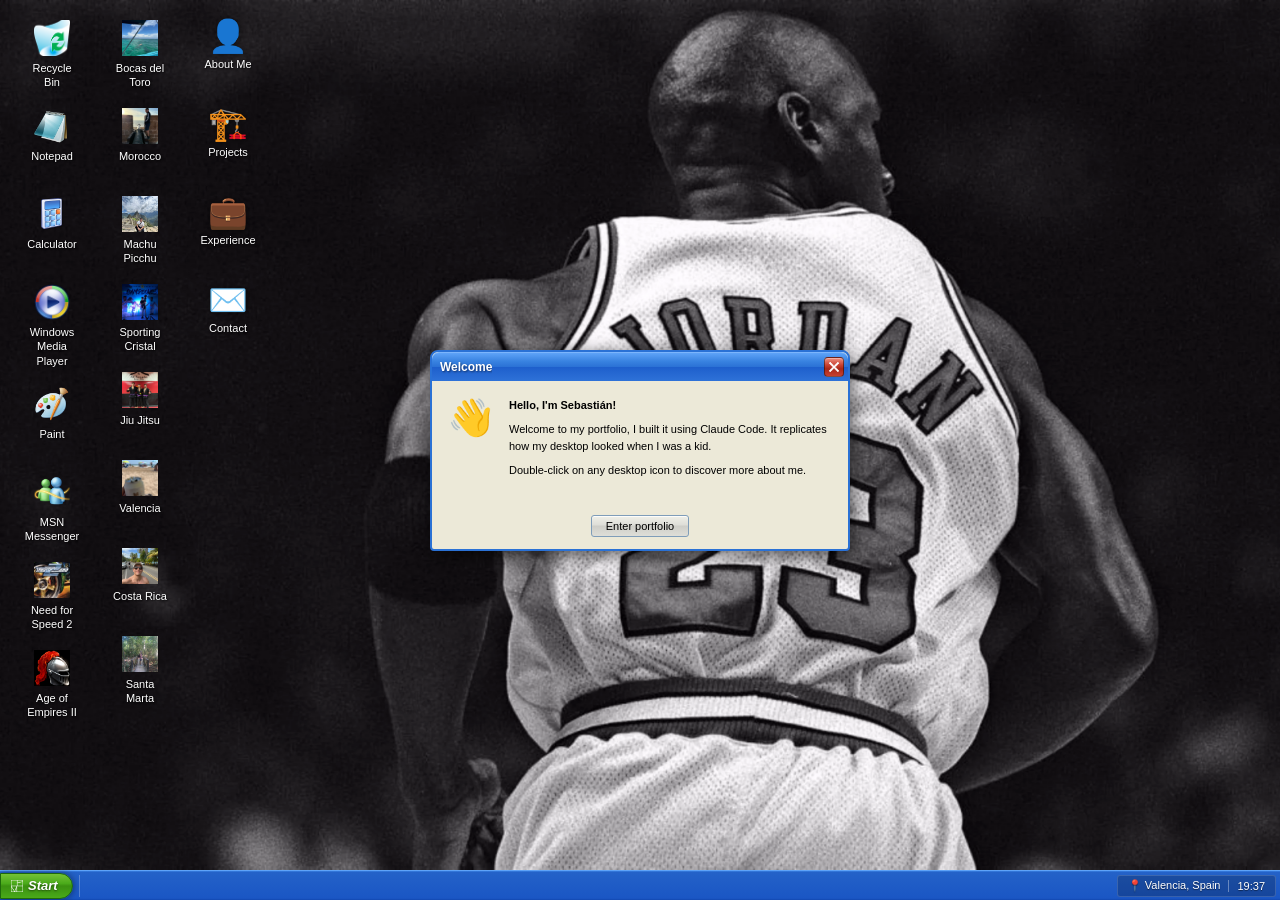
<file: index.html>
<!DOCTYPE html>
<html lang="en">
<head>
  <meta charset="UTF-8">
  <meta name="viewport" content="width=device-width, initial-scale=1.0">
  <title>Sebastian Moron — Portfolio</title>
  <link rel="icon" type="image/png" href="references/logos/Favicon white.png">
  <link rel="stylesheet" href="css/win95.css">
  <link rel="stylesheet" href="https://fonts.googleapis.com/icon?family=Material+Icons">
</head>
<body>

  <!-- Desktop Icons -->
  <div class="desktop-icons">
    <div class="desktop-icon" data-window="about">
      <span class="icon-glyph">👤</span>
      <span class="icon-label">About Me</span>
    </div>
    <div class="desktop-icon" data-window="projects">
      <span class="icon-glyph">🏗️</span>
      <span class="icon-label">Projects</span>
    </div>
    <div class="desktop-icon" data-window="experience">
      <span class="icon-glyph">💼</span>
      <span class="icon-label">Experience</span>
    </div>
    <div class="desktop-icon" data-window="contact">
      <span class="icon-glyph">✉️</span>
      <span class="icon-label">Contact</span>
    </div>
    <div class="desktop-icon" data-window="photo-bocas-del-toro">
      <img class="icon-thumb" src="references/about-me/Bocas del Toro.JPG" alt="Bocas del Toro">
      <span class="icon-label">Bocas del Toro</span>
    </div>
    <div class="desktop-icon" data-window="photo-morocco">
      <img class="icon-thumb" src="references/about-me/Morocco.JPG" alt="Morocco">
      <span class="icon-label">Morocco</span>
    </div>
    <div class="desktop-icon" data-window="photo-cusco">
      <img class="icon-thumb" src="references/about-me/Machu Picchu.jpeg" alt="Machu Picchu">
      <span class="icon-label">Machu Picchu</span>
    </div>
    <div class="desktop-icon" data-window="photo-santa-marta">
      <img class="icon-thumb" src="references/about-me/Valencia.JPG" alt="Valencia">
      <span class="icon-label">Valencia</span>
    </div>
    <div class="desktop-icon" data-window="photo-costa-rica">
      <img class="icon-thumb" src="references/about-me/Costa Rica.jpeg" alt="Costa Rica">
      <span class="icon-label">Costa Rica</span>
    </div>
    <div class="desktop-icon" data-window="photo-jungle-trek">
      <img class="icon-thumb" src="references/about-me/Jungle trek.jpeg" alt="Santa Marta">
      <span class="icon-label">Santa Marta</span>
    </div>
    <div class="desktop-icon" data-window="photo-jiu-jitsu">
      <img class="icon-thumb" src="references/about-me/Jiu Jitsu.jpeg" alt="Jiu Jitsu">
      <span class="icon-label">Jiu Jitsu</span>
    </div>
    <div class="desktop-icon" data-window="photo-sporting-cristal">
      <img class="icon-thumb" src="references/about-me/Sporting Cristal.jpeg" alt="Sporting Cristal">
      <span class="icon-label">Sporting Cristal</span>
    </div>
    <div class="desktop-icon" data-window="decor-recycle">
      <img class="icon-thumb" src="references/icons/recycle-bin.webp" alt="Recycle Bin">
      <span class="icon-label">Recycle Bin</span>
    </div>
    <div class="desktop-icon" data-window="decor-aoe">
      <img class="icon-thumb" src="references/icons/age of empires.png" alt="Age of Empires II">
      <span class="icon-label">Age of Empires II</span>
    </div>
    <div class="desktop-icon" data-window="decor-nfs">
      <img class="icon-thumb" src="references/icons/need for speed.webp" alt="Need for Speed 2">
      <span class="icon-label">Need for Speed 2</span>
    </div>
    <div class="desktop-icon" data-window="decor-paint">
      <img class="icon-thumb" src="references/icons/paint.webp" alt="Paint">
      <span class="icon-label">Paint</span>
    </div>
    <div class="desktop-icon" data-window="decor-wmp">
      <img class="icon-thumb" src="references/icons/media player.png" alt="Windows Media Player">
      <span class="icon-label">Windows Media Player</span>
    </div>
    <div class="desktop-icon" data-window="decor-notepad">
      <img class="icon-thumb" src="references/icons/notepad.webp" alt="Notepad">
      <span class="icon-label">Notepad</span>
    </div>
    <div class="desktop-icon" data-window="decor-calculator">
      <img class="icon-thumb" src="references/icons/calculator.png" alt="Calculator">
      <span class="icon-label">Calculator</span>
    </div>
    <div class="desktop-icon" data-window="decor-msn">
      <img class="icon-thumb" src="references/icons/msn.png" alt="MSN Messenger">
      <span class="icon-label">MSN Messenger</span>
    </div>
  </div>

  <!-- Window container -->
  <div id="desktop-windows"></div>

  <!-- ── Window content templates ────────────────────────── -->

  <template id="tpl-about">
    <!-- Row 1: Bio -->
    <div class="panel-sunken about-bio">
      <p><strong>👋 Hello, I'm Sebastián, a Product Designer originally from Peru, now based in Valencia, Spain.</strong></p>
      <p>I've managed digital projects for top companies in Peru, led sales and marketing teams for a football club, and founded my own startup. These experiences have helped me understand business needs from multiple angles.</p>
      <p>On the other hand, my curiosity on research, design and product management have taught me how to understand user needs and come up with creative, simple, and functional solutions.</p>
      <p>Lately, I've been learning how to vibe code and experimenting with AI tools to learn how to ship my design work directly.</p>
    </div>

    <!-- Row 2: Three columns -->
    <div class="about-three-col">
      <div class="panel-sunken">
        <p><strong>⚽️ Interests</strong></p>
        <ul>
          <li>Arsenal FC</li>
          <li>Travelling</li>
          <li>Hip Hop</li>
          <li>Movies (non-scary)</li>
        </ul>
      </div>
      <div class="panel-sunken">
        <p><strong>🧠 Skills</strong></p>
        <ul>
          <li>UX/UI Design</li>
          <li>UX Research</li>
          <li>Product Led Growth</li>
          <li>Vibe Coding</li>
        </ul>
      </div>
      <div class="panel-sunken">
        <p><strong>🧰 Current tool stack</strong></p>
        <ul>
          <li>Figma</li>
          <li>Claude Code</li>
          <li>PostHog</li>
          <li>Jira / Confluence</li>
        </ul>
      </div>
    </div>

  </template>

  <template id="tpl-projects">
    <h1>Projects</h1>
    <div class="project-grid">
      <div class="panel-sunken project-card">
        <h3>🌐 New portfolio website</h3>
        <p>Vibe-coded a Windows XP themed portfolio that shares my professional experience and brings back nostalgia from my teenage years.</p>
        <div class="tech-tags">
          <span class="tech-tag">Claude Code</span>
          <span class="tech-tag">GitHub</span>
          <span class="tech-tag">Terminal</span>
        </div>
        <div><a href="#" class="btn" id="share-portfolio-btn">Share Project</a></div>
      </div>
      <div class="panel-sunken project-card">
        <h3>📊 A new analytics platform to increase engagement</h3>
        <p>Rebuilt Digistore24's analytics platform to increase weekly user engagement from 30% to 35%, through a simpler, more intuitive experience that users can explore without fear.</p>
        <div class="tech-tags">
          <span class="tech-tag">Lovable</span>
          <span class="tech-tag">Figma</span>
          <span class="tech-tag">PostHog</span>
        </div>
        <div><a href="#" class="btn" data-case-study="analytics">View Project</a></div>
      </div>
      <div class="panel-sunken project-card">
        <h3>🚀 New onboarding to increase retention</h3>
        <p>Led the design and implementation of a new onboarding into Torre's talent seeker platform that increased user retention by 7%.</p>
        <div class="tech-tags">
          <span class="tech-tag">Figma</span>
          <span class="tech-tag">Metabase</span>
          <span class="tech-tag">Chrome DevTools</span>
        </div>
        <div><a href="#" class="btn" data-case-study="onboarding">View Project</a></div>
      </div>
      <div class="panel-sunken project-card">
        <h3>🔍 Building the foundation to understand Torre's users</h3>
        <p>Interviewed Torre's users to understand the company's perceived value and proposed new initiatives based on the insights discovered.</p>
        <div class="tech-tags">
          <span class="tech-tag">Zoom</span>
          <span class="tech-tag">Notion</span>
          <span class="tech-tag">Pen &amp; Paper</span>
        </div>
        <div><a href="#" class="btn" data-case-study="user-interviews">View Project</a></div>
      </div>
    </div>
  </template>

  <template id="tpl-experience">
    <h1>Experience</h1>
    <div class="job-entry">
      <div class="panel-sunken">
        <div class="job-header">
          <strong>Senior Product Designer — <a href="https://www.digistore24.com/" target="_blank" rel="noopener">Digistore24</a></strong>
          <span class="job-date">Aug 2025 — Present</span>
        </div>
        <ul>
          <li>Lead end-to-end design processes for growth initiatives, leveraging AI tools to accelerate the product development cycle.</li>
          <li>Maintain and contribute to the company's design system, while exploring AI-assisted workflows to update, generate and handoff components directly in code.</li>
          <li>Support and mentor junior designers, sharing knowledge, providing feedback and fostering growth.</li>
        </ul>
      </div>
    </div>
    <div class="job-entry">
      <div class="panel-sunken">
        <div class="job-header">
          <strong>Product Designer — <a href="https://torre.ai/" target="_blank" rel="noopener">Torre</a></strong>
          <span class="job-date">Aug 2022 — Apr 2025</span>
        </div>
        <ul>
          <li>Led the end-to-end design process of two new products, TorreOS and TorreReach, aligning business goals with user needs.</li>
          <li>Created and maintained components within the design system, ensuring UI consistency across the platform.</li>
          <li>Executed usability and QA testing, via prototypes and feature-flag environments, to ensure a smooth user experience.</li>
        </ul>
      </div>
    </div>
    <div class="job-entry">
      <div class="panel-sunken">
        <div class="job-header">
          <strong>UX Researcher — <a href="https://torre.ai/" target="_blank" rel="noopener">Torre</a></strong>
          <span class="job-date">Aug 2021 — Aug 2022</span>
        </div>
        <ul>
          <li>Conducted usability testing for 50+ features, delivering actionable insights that informed key design decisions.</li>
          <li>Led a value testing initiative, resulting in 31 actionable insights, 10 user testimonials, and 12 user personas created.</li>
          <li>Ran daily exploratory tests and user behavior analysis to provide actionable insights and report bugs.</li>
        </ul>
      </div>
    </div>
    <div class="job-entry">
      <div class="panel-sunken">
        <div class="job-header">
          <strong>Co-Founder — <a href="https://www.facebook.com/platsport" target="_blank" rel="noopener">Platsport</a></strong>
          <span class="job-date">Oct 2020 — Dec 2021</span>
        </div>
        <ul>
          <li>Grew the platform to serve over 600 students and reach self-sustainability.</li>
          <li>Led 60+ user interviews and market research to implement in the product vision and strategy.</li>
          <li>Recruited and onboarded 20+ instructors from top-tier organizations to offer courses and increase the user base.</li>
        </ul>
      </div>
    </div>
    <div class="job-entry">
      <div class="panel-sunken">
        <div class="job-header">
          <strong>Brand Manager — <a href="https://clubsportingcristal.pe/" target="_blank" rel="noopener">Club Sporting Cristal</a></strong>
          <span class="job-date">Aug 2018 — Jun 2020</span>
        </div>
        <ul>
          <li>Managed long-term sponsorships with major brands like AB Inbev, Adidas, MG Motors, Konami, and Gatorade.</li>
          <li>Secured over $1M in new sponsorship and commercial agreements, driving revenue growth.</li>
          <li>Supervised marketing and commercial operations for CONMEBOL and local tournament match days.</li>
        </ul>
      </div>
    </div>
    <div class="job-entry">
      <div class="panel-sunken">
        <div class="job-header">
          <strong>Project Manager — <a href="https://seekglobal.co/" target="_blank" rel="noopener">Seek</a></strong>
          <span class="job-date">Jul 2017 — Jul 2018</span>
        </div>
        <ul>
          <li>Collaborated with a team of designers and engineers to develop digital and branding projects for major companies like Volcan (mining), Intralot (gambling), Sporting Cristal (sports), Belcorp (mass consumption), and IPP (education).</li>
        </ul>
      </div>
    </div>
  </template>

  <template id="tpl-contact">
    <h1>Contact</h1>
    <p>I'm always open to new opportunities, projects or collaborations. You can find me here:</p>
    <div class="panel-sunken" style="margin-top: 8px; margin-bottom: 12px;">
      <div class="contact-links">
        <a class="contact-link" href="mailto:smoronoliva@gmail.com">
          <span>✉️</span><span>smoronoliva@gmail.com</span>
        </a>
        <a class="contact-link" href="https://www.linkedin.com/in/smoronoliva/" target="_blank" rel="noopener">
          <span>💼</span><span>linkedin.com/in/smoronoliva</span>
        </a>
        <a class="contact-link" href="https://x.com/sebasm93" target="_blank" rel="noopener">
          <span>🐦</span><span>x.com/sebasm93</span>
        </a>
        <a class="contact-link" href="https://github.com/smoronoliva" target="_blank" rel="noopener">
          <span>🐙</span><span>github.com/smoronoliva</span>
        </a>
      </div>
    </div>
    <div style="text-align: center;">
      <a href="mailto:smoronoliva@gmail.com" class="btn">Say Hello</a>
    </div>
  </template>

  <!-- Mobile Screen -->
  <div id="mobile-screen">
    <div class="win95-dialog">
      <div class="title-bar">
        <span class="title-bar-text">Oops!</span>
      </div>
      <div class="dialog-body">
        <span class="dialog-icon">⚠️</span>
        <div class="dialog-text">
          <p>Like the old school Windows XP, this portfolio was built to be experienced on computers.</p>
          <p>Please open it on a desktop or laptop for an optimal experience.</p>
        </div>
      </div>
      <div class="dialog-buttons">
        <button class="btn" id="mobile-share-btn">Share Portfolio</button>
      </div>
    </div>
  </div>

  <!-- Welcome Dialog -->
  <div class="dialog-overlay hidden" id="welcome-dialog">
    <div class="win95-dialog">
      <div class="title-bar">
        <span class="title-bar-text">Welcome</span>
        <div class="title-bar-controls">
          <button class="title-bar-btn" id="dialog-close-btn"><img src="references/window-icons/Close.png" alt="Close"></button>
        </div>
      </div>
      <div class="dialog-body">
        <span class="dialog-icon">👋</span>
        <div class="dialog-text">
          <p><strong>Hello, I'm Sebastián!</strong></p>
          <p>Welcome to my portfolio, I built it using Claude Code. It replicates how my desktop looked when I was a kid.</p>
          <p>Double-click on any desktop icon to discover more about me.</p>
        </div>
      </div>
      <div class="dialog-buttons">
        <button class="btn" id="dialog-ok-btn">Enter portfolio</button>
      </div>
    </div>
  </div>

  <!-- Message Box -->
  <div class="dialog-overlay hidden" id="msg-box">
    <div class="win95-dialog">
      <div class="title-bar">
        <span class="title-bar-text" id="msg-box-title">Message</span>
        <div class="title-bar-controls">
          <button class="title-bar-btn spa-btn-close" id="msg-box-close"><img src="references/window-icons/Close.png" alt="Close"></button>
        </div>
      </div>
      <div class="dialog-body">
        <span class="dialog-icon">🗑️</span>
        <div class="dialog-text">
          <p><strong>I think you got it wrong.</strong></p>
          <p id="msg-box-text" style="margin:0"></p>
        </div>
      </div>
      <div class="dialog-buttons">
        <button class="btn" id="msg-box-ok">OK</button>
      </div>
    </div>
  </div>

  <!-- Start Menu -->
  <div class="start-menu" id="start-menu" style="display:none;">
    <div class="start-menu-item" id="start-reset-icons">
      <span>🔄</span> Reset icon positions
    </div>
  </div>

  <!-- Taskbar -->
  <div class="taskbar">
    <button class="taskbar-start-btn"><img src="references/logos/Logo white.png" alt=""> Start</button>
    <div class="taskbar-separator"></div>
    <div id="taskbar-windows"></div>
    <div class="taskbar-tray">
      <span>📍 Valencia, Spain</span>
      <span class="taskbar-tray-sep"></span>
      <span id="taskbar-clock">00:00</span>
    </div>
  </div>

  <script src="js/win95.js"></script>
</body>
</html>
</file>
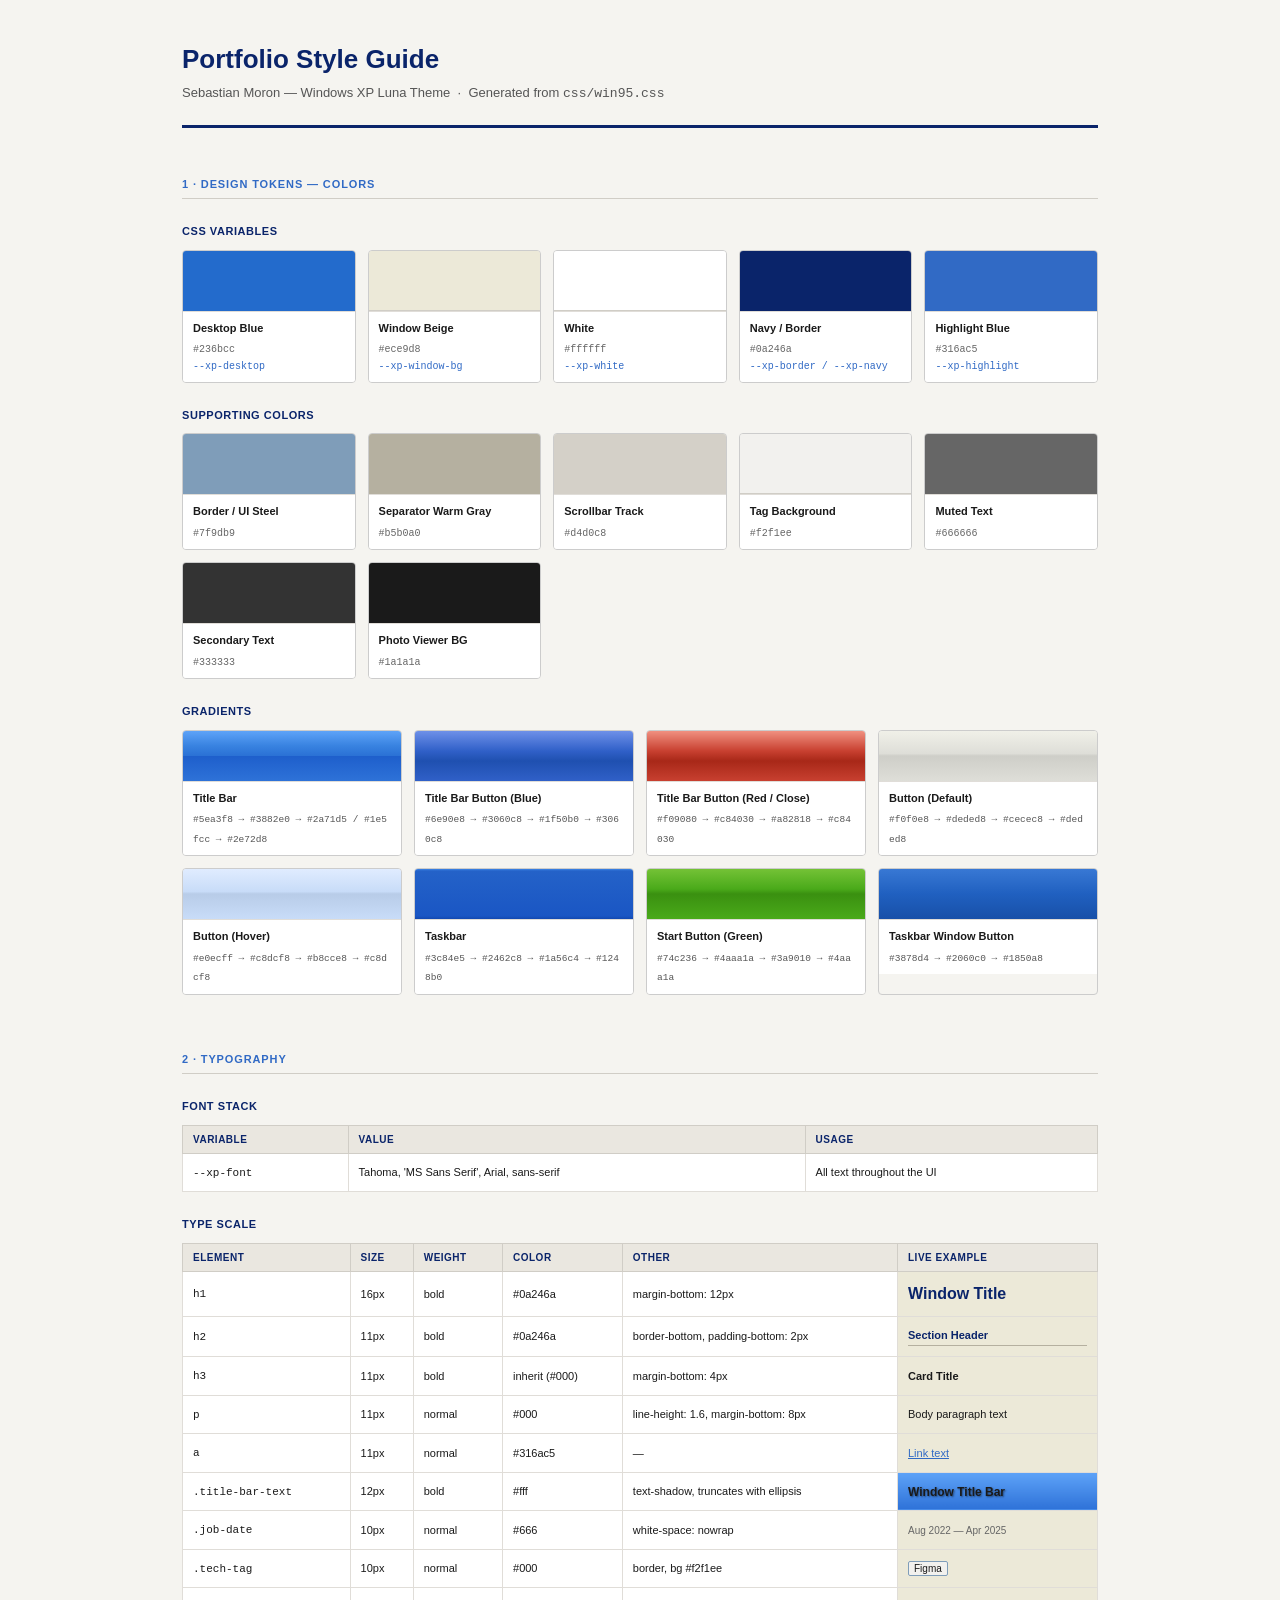
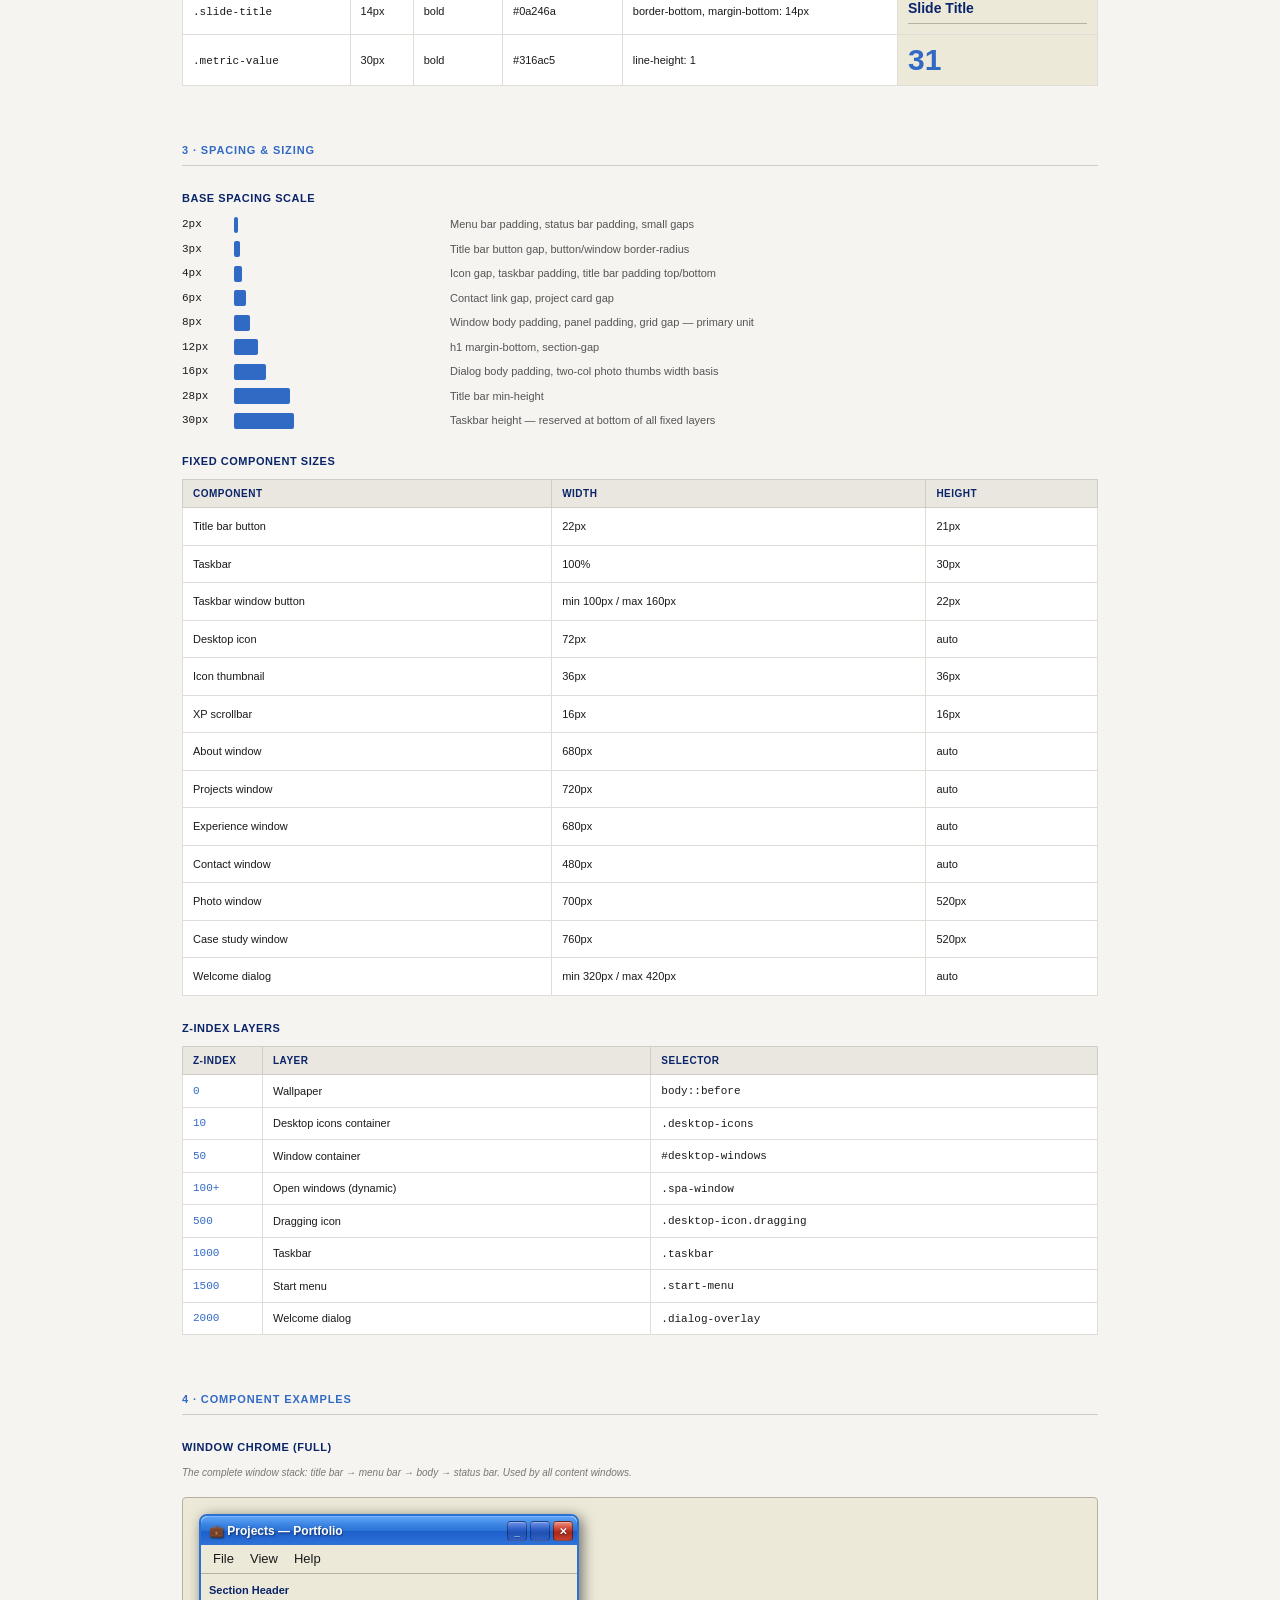
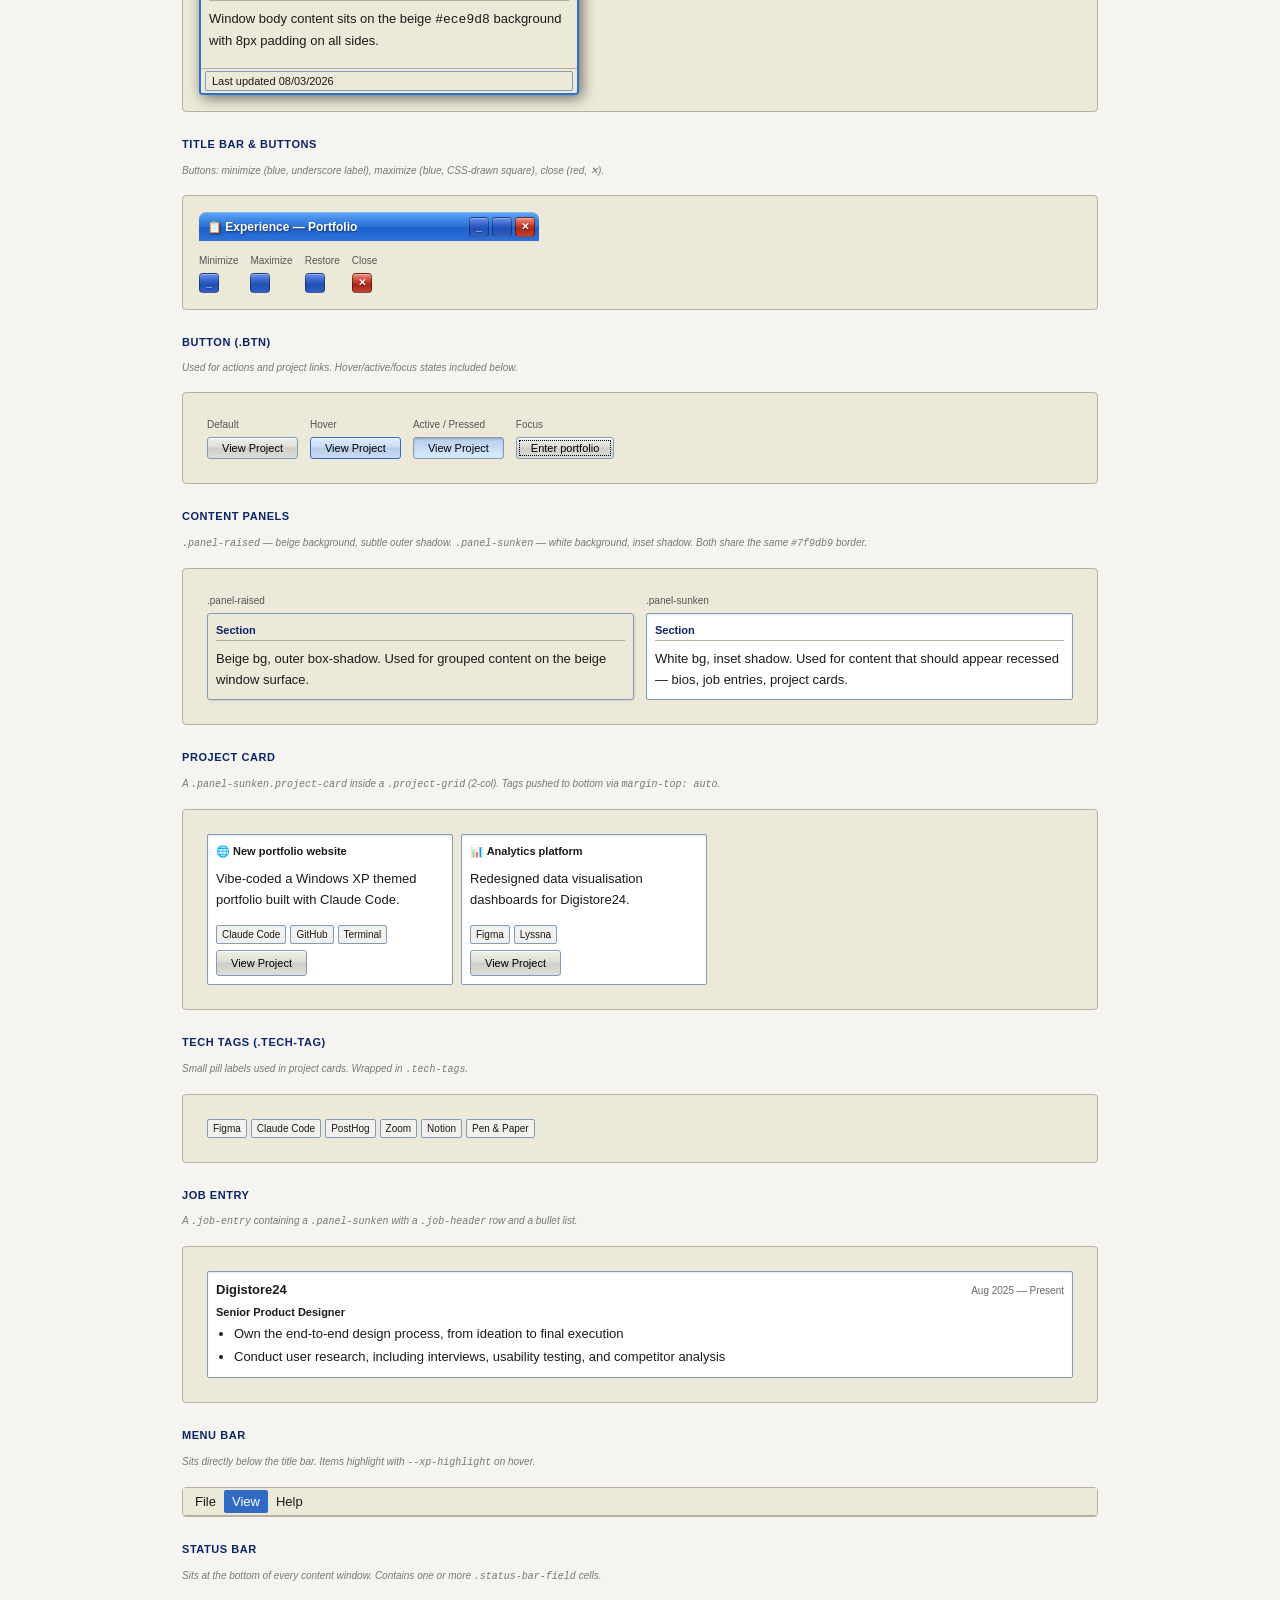
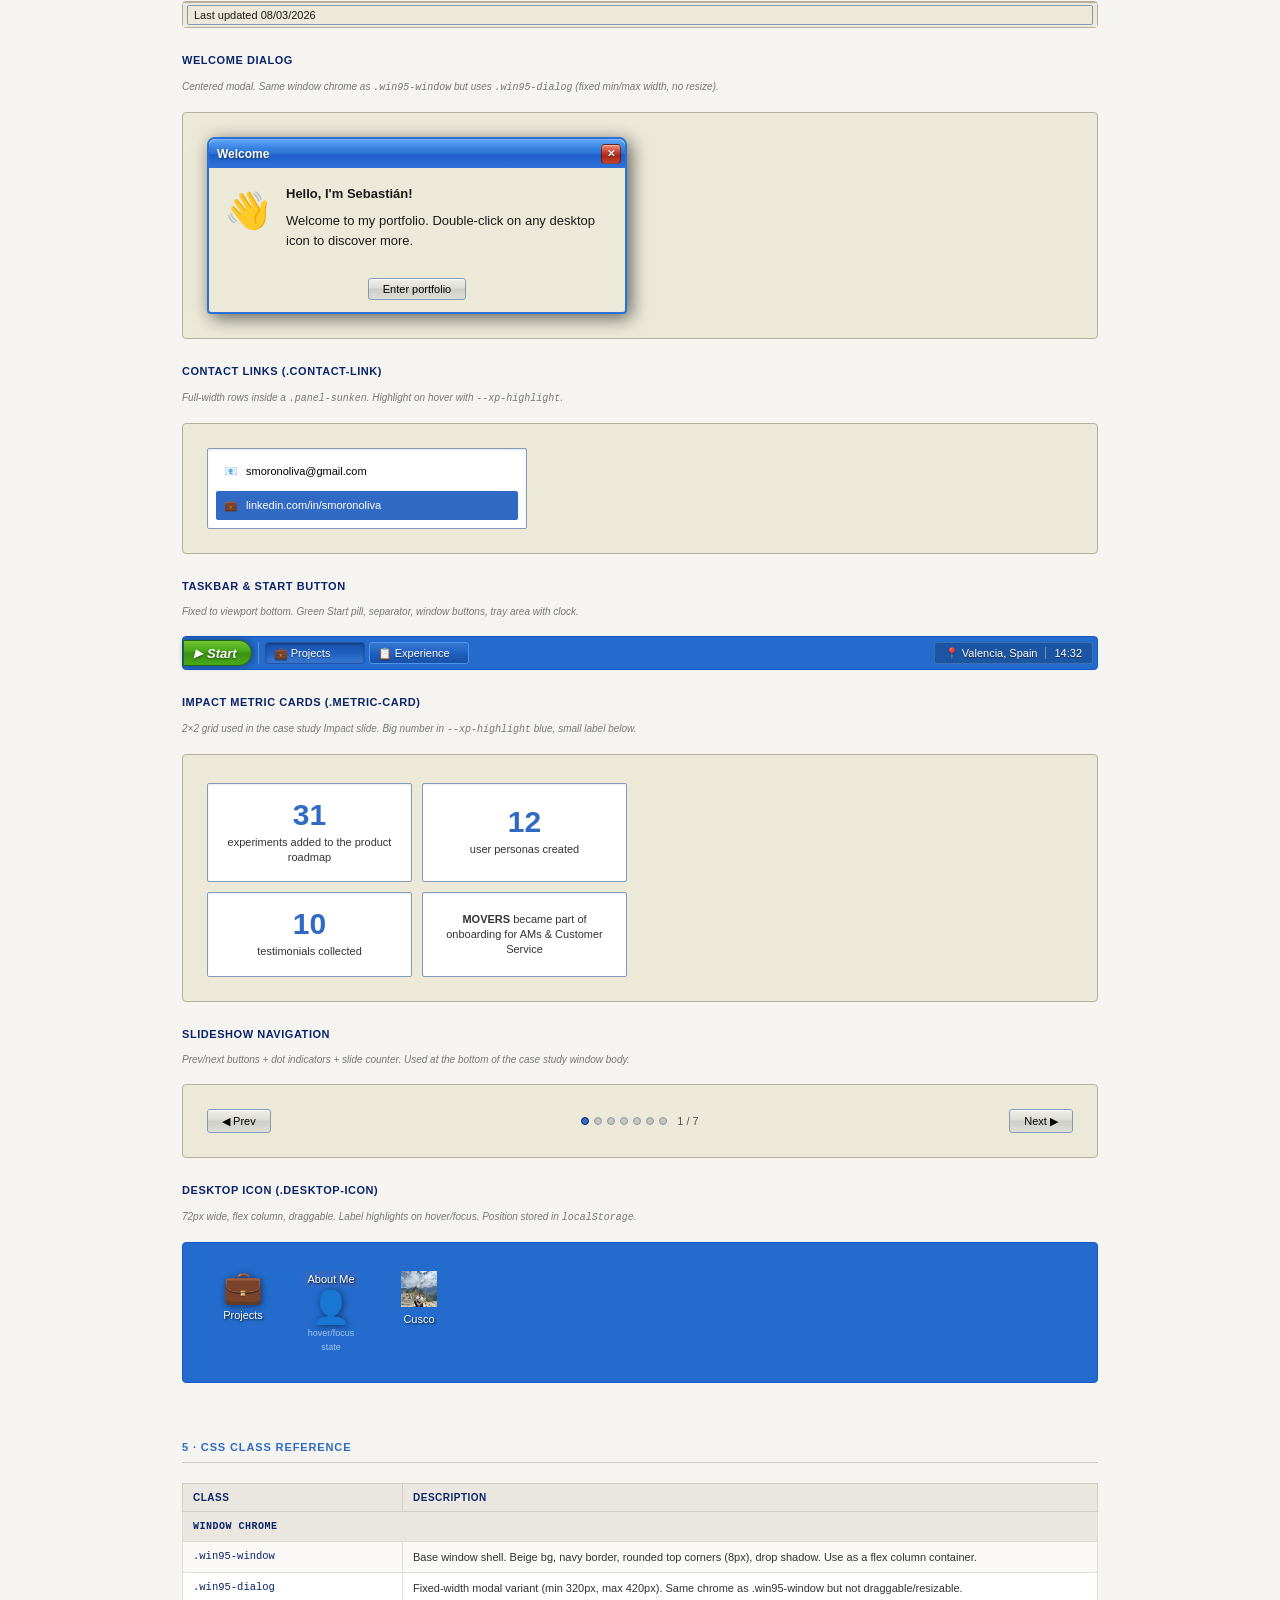
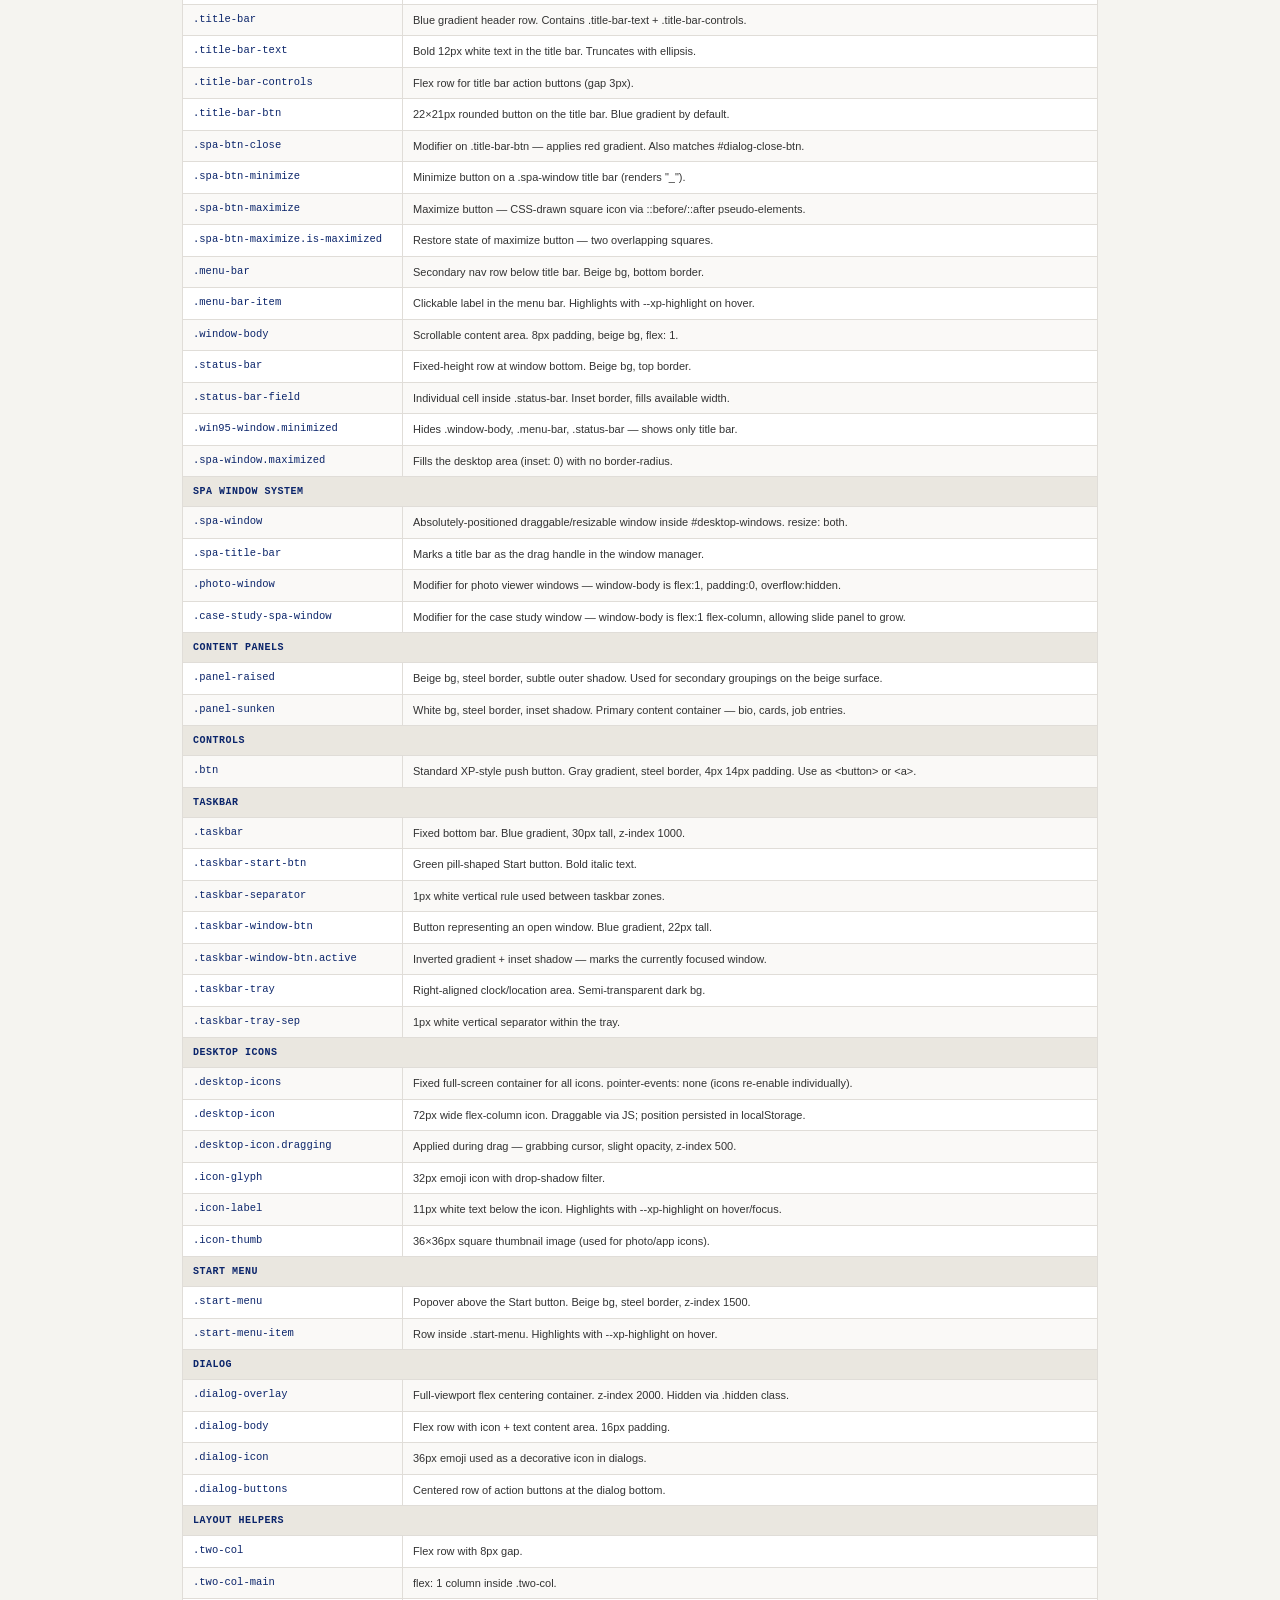
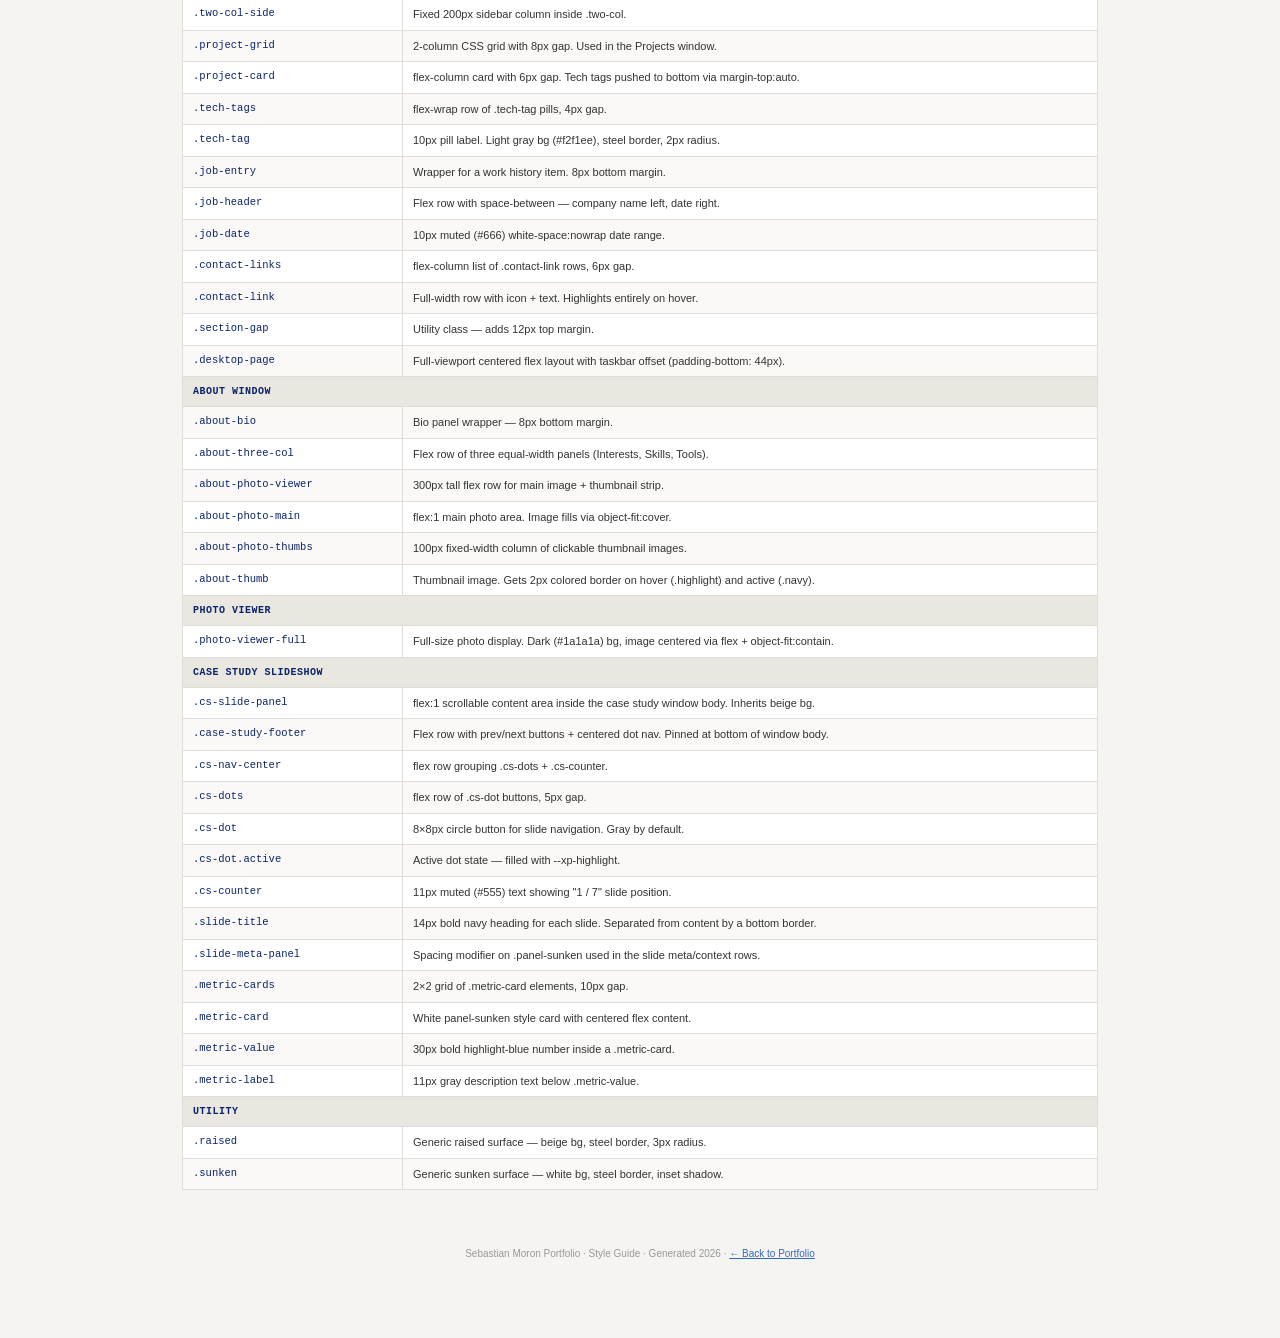
<file: styleguide.html>
<!DOCTYPE html>
<html lang="en">
<head>
  <meta charset="UTF-8">
  <meta name="viewport" content="width=device-width, initial-scale=1.0">
  <title>Style Guide — Sebastian Moron Portfolio</title>
  <link rel="stylesheet" href="css/win95.css">
  <style>
    /* ── Styleguide overrides & layout ─────────────────────── */
    body {
      overflow: auto !important;
      background: #f5f4f0 !important;
      color: #1a1a1a;
      font-size: 13px;
      line-height: 1.5;
    }

    body::before { display: none !important; }

    /* ── Styleguide shell ───────────────────────────────────── */
    .sg-wrap {
      max-width: 980px;
      margin: 0 auto;
      padding: 40px 32px 80px;
    }

    .sg-header {
      border-bottom: 3px solid #0a246a;
      padding-bottom: 20px;
      margin-bottom: 48px;
    }

    .sg-header h1 {
      font-family: Tahoma, Arial, sans-serif;
      font-size: 26px;
      font-weight: bold;
      color: #0a246a;
      margin-bottom: 4px;
      border: none;
      padding: 0;
    }

    .sg-header p {
      font-family: Tahoma, Arial, sans-serif;
      font-size: 13px;
      color: #555;
      margin: 0;
    }

    /* ── Section ────────────────────────────────────────────── */
    .sg-section {
      margin-bottom: 56px;
    }

    .sg-section-title {
      font-family: Tahoma, Arial, sans-serif;
      font-size: 11px;
      font-weight: bold;
      text-transform: uppercase;
      letter-spacing: 0.08em;
      color: #316ac5;
      margin-bottom: 20px;
      padding-bottom: 6px;
      border-bottom: 1px solid #d0cdc6;
    }

    .sg-subsection-title {
      font-family: Tahoma, Arial, sans-serif;
      font-size: 11px;
      font-weight: bold;
      color: #0a246a;
      margin: 24px 0 10px;
      text-transform: uppercase;
      letter-spacing: 0.05em;
    }

    /* ── Color swatches ─────────────────────────────────────── */
    .sg-swatches {
      display: grid;
      grid-template-columns: repeat(auto-fill, minmax(160px, 1fr));
      gap: 12px;
      margin-bottom: 24px;
    }

    .sg-swatch {
      border: 1px solid #ccc;
      border-radius: 4px;
      overflow: hidden;
      font-family: Tahoma, Arial, sans-serif;
    }

    .sg-swatch-block {
      height: 60px;
    }

    .sg-swatch-info {
      padding: 8px 10px;
      background: #fff;
      border-top: 1px solid #e0ddd8;
    }

    .sg-swatch-name {
      font-size: 11px;
      font-weight: bold;
      color: #1a1a1a;
      display: block;
      margin-bottom: 2px;
    }

    .sg-swatch-hex {
      font-size: 10px;
      color: #666;
      font-family: 'Courier New', monospace;
    }

    .sg-swatch-var {
      display: block;
      font-size: 10px;
      color: #316ac5;
      font-family: 'Courier New', monospace;
      margin-top: 1px;
    }

    /* ── Gradient swatches ──────────────────────────────────── */
    .sg-gradients {
      display: grid;
      grid-template-columns: repeat(auto-fill, minmax(220px, 1fr));
      gap: 12px;
      margin-bottom: 24px;
    }

    .sg-gradient {
      border: 1px solid #ccc;
      border-radius: 4px;
      overflow: hidden;
      font-family: Tahoma, Arial, sans-serif;
    }

    .sg-gradient-block {
      height: 50px;
    }

    .sg-gradient-info {
      padding: 8px 10px;
      background: #fff;
      border-top: 1px solid #e0ddd8;
    }

    .sg-gradient-name {
      font-size: 11px;
      font-weight: bold;
      color: #1a1a1a;
      display: block;
      margin-bottom: 2px;
    }

    .sg-gradient-code {
      font-size: 9.5px;
      color: #555;
      font-family: 'Courier New', monospace;
      word-break: break-all;
      line-height: 1.4;
    }

    /* ── Type specimens ─────────────────────────────────────── */
    .sg-type-table {
      width: 100%;
      border-collapse: collapse;
      font-family: Tahoma, Arial, sans-serif;
      font-size: 11px;
      margin-bottom: 24px;
    }

    .sg-type-table th {
      text-align: left;
      padding: 6px 10px;
      background: #eae7e0;
      border: 1px solid #d0cdc6;
      font-weight: bold;
      color: #0a246a;
      font-size: 10px;
      text-transform: uppercase;
      letter-spacing: 0.05em;
    }

    .sg-type-table td {
      padding: 10px 10px;
      border: 1px solid #e0ddd8;
      vertical-align: middle;
      background: #fff;
    }

    .sg-type-table td.sg-example {
      background: #ece9d8;
    }

    /* ── Spacing table ──────────────────────────────────────── */
    .sg-spacing {
      display: flex;
      flex-direction: column;
      gap: 8px;
      margin-bottom: 24px;
    }

    .sg-spacing-row {
      display: flex;
      align-items: center;
      gap: 16px;
      font-family: Tahoma, Arial, sans-serif;
      font-size: 11px;
    }

    .sg-spacing-bar-wrap {
      width: 200px;
      flex-shrink: 0;
    }

    .sg-spacing-bar {
      background: #316ac5;
      height: 16px;
      border-radius: 2px;
    }

    .sg-spacing-label {
      font-family: 'Courier New', monospace;
      font-size: 11px;
      color: #1a1a1a;
      width: 36px;
      flex-shrink: 0;
    }

    .sg-spacing-desc {
      color: #555;
      font-size: 11px;
    }

    /* ── Z-index table ──────────────────────────────────────── */
    .sg-z-table {
      width: 100%;
      border-collapse: collapse;
      font-family: Tahoma, Arial, sans-serif;
      font-size: 11px;
      margin-bottom: 24px;
    }

    .sg-z-table th {
      text-align: left;
      padding: 6px 10px;
      background: #eae7e0;
      border: 1px solid #d0cdc6;
      font-weight: bold;
      color: #0a246a;
      font-size: 10px;
      text-transform: uppercase;
      letter-spacing: 0.05em;
    }

    .sg-z-table td {
      padding: 7px 10px;
      border: 1px solid #e0ddd8;
      background: #fff;
      vertical-align: middle;
    }

    .sg-z-table td:first-child {
      font-family: 'Courier New', monospace;
      color: #316ac5;
      width: 80px;
    }

    /* ── Component stage ────────────────────────────────────── */
    .sg-stage {
      background: #ece9d8;
      border: 1px solid #b5b0a0;
      border-radius: 4px;
      padding: 24px;
      margin-bottom: 8px;
    }

    .sg-stage-dark {
      background: #236bcc;
      border-color: #1a56c4;
    }

    .sg-stage-note {
      font-family: Tahoma, Arial, sans-serif;
      font-size: 10px;
      color: #777;
      margin-bottom: 16px;
      font-style: italic;
    }

    .sg-component-row {
      display: flex;
      flex-wrap: wrap;
      gap: 12px;
      align-items: flex-start;
    }

    /* ── Class reference table ──────────────────────────────── */
    .sg-class-table {
      width: 100%;
      border-collapse: collapse;
      font-family: Tahoma, Arial, sans-serif;
      font-size: 11px;
      margin-bottom: 24px;
    }

    .sg-class-table th {
      text-align: left;
      padding: 6px 10px;
      background: #eae7e0;
      border: 1px solid #d0cdc6;
      font-weight: bold;
      color: #0a246a;
      font-size: 10px;
      text-transform: uppercase;
      letter-spacing: 0.05em;
    }

    .sg-class-table td {
      padding: 7px 10px;
      border: 1px solid #e0ddd8;
      background: #fff;
      vertical-align: top;
      line-height: 1.5;
    }

    .sg-class-table tr:nth-child(even) td {
      background: #faf9f7;
    }

    .sg-class-table td:first-child {
      font-family: 'Courier New', monospace;
      color: #0a246a;
      white-space: nowrap;
      font-size: 10.5px;
      width: 220px;
    }

    .sg-class-table td:last-child {
      color: #333;
    }

    .sg-tag-category {
      font-size: 9px;
      font-weight: bold;
      text-transform: uppercase;
      letter-spacing: 0.05em;
      color: #fff;
      background: #316ac5;
      padding: 1px 5px;
      border-radius: 2px;
      margin-right: 4px;
    }

    /* ── Suppress win95.css h1/h2/h3 inside sg-wrap where not in .stage ── */
    .sg-wrap > h1,
    .sg-wrap > h2,
    .sg-wrap > h3 { all: unset; }

    /* Keep headings normal inside the stage areas */
    .sg-stage h1,
    .sg-stage h2,
    .sg-stage h3,
    .sg-stage p,
    .sg-stage ul,
    .sg-stage a { /* inherits from win95.css */ }
  </style>
</head>
<body>
<div class="sg-wrap">

  <!-- ── Header ─────────────────────────────────────────── -->
  <div class="sg-header">
    <h1>Portfolio Style Guide</h1>
    <p>Sebastian Moron — Windows XP Luna Theme &nbsp;·&nbsp; Generated from <code>css/win95.css</code></p>
  </div>


  <!-- ══════════════════════════════════════════════════════
       1. DESIGN TOKENS
  ══════════════════════════════════════════════════════ -->
  <div class="sg-section">
    <div class="sg-section-title">1 · Design Tokens — Colors</div>

    <div class="sg-subsection-title">CSS Variables</div>
    <div class="sg-swatches">
      <div class="sg-swatch">
        <div class="sg-swatch-block" style="background:#236bcc"></div>
        <div class="sg-swatch-info">
          <span class="sg-swatch-name">Desktop Blue</span>
          <span class="sg-swatch-hex">#236bcc</span>
          <span class="sg-swatch-var">--xp-desktop</span>
        </div>
      </div>
      <div class="sg-swatch">
        <div class="sg-swatch-block" style="background:#ece9d8; border-bottom:1px solid #d0cdc6"></div>
        <div class="sg-swatch-info">
          <span class="sg-swatch-name">Window Beige</span>
          <span class="sg-swatch-hex">#ece9d8</span>
          <span class="sg-swatch-var">--xp-window-bg</span>
        </div>
      </div>
      <div class="sg-swatch">
        <div class="sg-swatch-block" style="background:#ffffff; border-bottom:1px solid #d0cdc6"></div>
        <div class="sg-swatch-info">
          <span class="sg-swatch-name">White</span>
          <span class="sg-swatch-hex">#ffffff</span>
          <span class="sg-swatch-var">--xp-white</span>
        </div>
      </div>
      <div class="sg-swatch">
        <div class="sg-swatch-block" style="background:#0a246a"></div>
        <div class="sg-swatch-info">
          <span class="sg-swatch-name">Navy / Border</span>
          <span class="sg-swatch-hex">#0a246a</span>
          <span class="sg-swatch-var">--xp-border / --xp-navy</span>
        </div>
      </div>
      <div class="sg-swatch">
        <div class="sg-swatch-block" style="background:#316ac5"></div>
        <div class="sg-swatch-info">
          <span class="sg-swatch-name">Highlight Blue</span>
          <span class="sg-swatch-hex">#316ac5</span>
          <span class="sg-swatch-var">--xp-highlight</span>
        </div>
      </div>
    </div>

    <div class="sg-subsection-title">Supporting Colors</div>
    <div class="sg-swatches">
      <div class="sg-swatch">
        <div class="sg-swatch-block" style="background:#7f9db9"></div>
        <div class="sg-swatch-info">
          <span class="sg-swatch-name">Border / UI Steel</span>
          <span class="sg-swatch-hex">#7f9db9</span>
        </div>
      </div>
      <div class="sg-swatch">
        <div class="sg-swatch-block" style="background:#b5b0a0"></div>
        <div class="sg-swatch-info">
          <span class="sg-swatch-name">Separator Warm Gray</span>
          <span class="sg-swatch-hex">#b5b0a0</span>
        </div>
      </div>
      <div class="sg-swatch">
        <div class="sg-swatch-block" style="background:#d4d0c8"></div>
        <div class="sg-swatch-info">
          <span class="sg-swatch-name">Scrollbar Track</span>
          <span class="sg-swatch-hex">#d4d0c8</span>
        </div>
      </div>
      <div class="sg-swatch">
        <div class="sg-swatch-block" style="background:#f2f1ee; border-bottom:1px solid #d0cdc6"></div>
        <div class="sg-swatch-info">
          <span class="sg-swatch-name">Tag Background</span>
          <span class="sg-swatch-hex">#f2f1ee</span>
        </div>
      </div>
      <div class="sg-swatch">
        <div class="sg-swatch-block" style="background:#666"></div>
        <div class="sg-swatch-info">
          <span class="sg-swatch-name">Muted Text</span>
          <span class="sg-swatch-hex">#666666</span>
        </div>
      </div>
      <div class="sg-swatch">
        <div class="sg-swatch-block" style="background:#333"></div>
        <div class="sg-swatch-info">
          <span class="sg-swatch-name">Secondary Text</span>
          <span class="sg-swatch-hex">#333333</span>
        </div>
      </div>
      <div class="sg-swatch">
        <div class="sg-swatch-block" style="background:#1a1a1a"></div>
        <div class="sg-swatch-info">
          <span class="sg-swatch-name">Photo Viewer BG</span>
          <span class="sg-swatch-hex">#1a1a1a</span>
        </div>
      </div>
    </div>

    <div class="sg-subsection-title">Gradients</div>
    <div class="sg-gradients">
      <div class="sg-gradient">
        <div class="sg-gradient-block" style="background:linear-gradient(to bottom,#5ea3f8 0%,#3882e0 30%,#2a71d5 50%,#1e5fcc 51%,#2e72d8 100%)"></div>
        <div class="sg-gradient-info">
          <span class="sg-gradient-name">Title Bar</span>
          <span class="sg-gradient-code">#5ea3f8 → #3882e0 → #2a71d5 / #1e5fcc → #2e72d8</span>
        </div>
      </div>
      <div class="sg-gradient">
        <div class="sg-gradient-block" style="background:linear-gradient(to bottom,#6e90e8,#3060c8 40%,#1f50b0 60%,#3060c8)"></div>
        <div class="sg-gradient-info">
          <span class="sg-gradient-name">Title Bar Button (Blue)</span>
          <span class="sg-gradient-code">#6e90e8 → #3060c8 → #1f50b0 → #3060c8</span>
        </div>
      </div>
      <div class="sg-gradient">
        <div class="sg-gradient-block" style="background:linear-gradient(to bottom,#f09080,#c84030 40%,#a82818 60%,#c84030)"></div>
        <div class="sg-gradient-info">
          <span class="sg-gradient-name">Title Bar Button (Red / Close)</span>
          <span class="sg-gradient-code">#f09080 → #c84030 → #a82818 → #c84030</span>
        </div>
      </div>
      <div class="sg-gradient">
        <div class="sg-gradient-block" style="background:linear-gradient(to bottom,#f0f0e8 0%,#deded8 45%,#cecec8 50%,#deded8 100%)"></div>
        <div class="sg-gradient-info">
          <span class="sg-gradient-name">Button (Default)</span>
          <span class="sg-gradient-code">#f0f0e8 → #deded8 → #cecec8 → #deded8</span>
        </div>
      </div>
      <div class="sg-gradient">
        <div class="sg-gradient-block" style="background:linear-gradient(to bottom,#e0ecff 0%,#c8dcf8 45%,#b8cce8 50%,#c8dcf8 100%)"></div>
        <div class="sg-gradient-info">
          <span class="sg-gradient-name">Button (Hover)</span>
          <span class="sg-gradient-code">#e0ecff → #c8dcf8 → #b8cce8 → #c8dcf8</span>
        </div>
      </div>
      <div class="sg-gradient">
        <div class="sg-gradient-block" style="background:linear-gradient(to bottom,#3c84e5 0%,#2462c8 4%,#1a56c4 94%,#1248b0 100%)"></div>
        <div class="sg-gradient-info">
          <span class="sg-gradient-name">Taskbar</span>
          <span class="sg-gradient-code">#3c84e5 → #2462c8 → #1a56c4 → #1248b0</span>
        </div>
      </div>
      <div class="sg-gradient">
        <div class="sg-gradient-block" style="background:linear-gradient(to bottom,#74c236 0%,#4aaa1a 40%,#3a9010 50%,#4aaa1a 100%)"></div>
        <div class="sg-gradient-info">
          <span class="sg-gradient-name">Start Button (Green)</span>
          <span class="sg-gradient-code">#74c236 → #4aaa1a → #3a9010 → #4aaa1a</span>
        </div>
      </div>
      <div class="sg-gradient">
        <div class="sg-gradient-block" style="background:linear-gradient(to bottom,#3878d4 0%,#2060c0 50%,#1850a8 100%)"></div>
        <div class="sg-gradient-info">
          <span class="sg-gradient-name">Taskbar Window Button</span>
          <span class="sg-gradient-code">#3878d4 → #2060c0 → #1850a8</span>
        </div>
      </div>
    </div>
  </div>


  <!-- ══════════════════════════════════════════════════════
       2. TYPOGRAPHY
  ══════════════════════════════════════════════════════ -->
  <div class="sg-section">
    <div class="sg-section-title">2 · Typography</div>

    <div class="sg-subsection-title">Font Stack</div>
    <table class="sg-type-table">
      <thead>
        <tr><th>Variable</th><th>Value</th><th>Usage</th></tr>
      </thead>
      <tbody>
        <tr>
          <td><code>--xp-font</code></td>
          <td>Tahoma, 'MS Sans Serif', Arial, sans-serif</td>
          <td>All text throughout the UI</td>
        </tr>
      </tbody>
    </table>

    <div class="sg-subsection-title">Type Scale</div>
    <table class="sg-type-table">
      <thead>
        <tr><th>Element</th><th>Size</th><th>Weight</th><th>Color</th><th>Other</th><th style="width:200px">Live Example</th></tr>
      </thead>
      <tbody>
        <tr>
          <td><code>h1</code></td>
          <td>16px</td>
          <td>bold</td>
          <td>#0a246a</td>
          <td>margin-bottom: 12px</td>
          <td class="sg-example"><h1 style="margin:0">Window Title</h1></td>
        </tr>
        <tr>
          <td><code>h2</code></td>
          <td>11px</td>
          <td>bold</td>
          <td>#0a246a</td>
          <td>border-bottom, padding-bottom: 2px</td>
          <td class="sg-example"><h2 style="margin:0">Section Header</h2></td>
        </tr>
        <tr>
          <td><code>h3</code></td>
          <td>11px</td>
          <td>bold</td>
          <td>inherit (#000)</td>
          <td>margin-bottom: 4px</td>
          <td class="sg-example"><h3 style="margin:0">Card Title</h3></td>
        </tr>
        <tr>
          <td><code>p</code></td>
          <td>11px</td>
          <td>normal</td>
          <td>#000</td>
          <td>line-height: 1.6, margin-bottom: 8px</td>
          <td class="sg-example"><p style="margin:0">Body paragraph text</p></td>
        </tr>
        <tr>
          <td><code>a</code></td>
          <td>11px</td>
          <td>normal</td>
          <td>#316ac5</td>
          <td>—</td>
          <td class="sg-example"><a href="#">Link text</a></td>
        </tr>
        <tr>
          <td><code>.title-bar-text</code></td>
          <td>12px</td>
          <td>bold</td>
          <td>#fff</td>
          <td>text-shadow, truncates with ellipsis</td>
          <td style="background:linear-gradient(to bottom,#5ea3f8,#2e72d8);padding:6px 10px"><span class="title-bar-text">Window Title Bar</span></td>
        </tr>
        <tr>
          <td><code>.job-date</code></td>
          <td>10px</td>
          <td>normal</td>
          <td>#666</td>
          <td>white-space: nowrap</td>
          <td class="sg-example"><span class="job-date">Aug 2022 — Apr 2025</span></td>
        </tr>
        <tr>
          <td><code>.tech-tag</code></td>
          <td>10px</td>
          <td>normal</td>
          <td>#000</td>
          <td>border, bg #f2f1ee</td>
          <td class="sg-example"><span class="tech-tag">Figma</span></td>
        </tr>
        <tr>
          <td><code>.slide-title</code></td>
          <td>14px</td>
          <td>bold</td>
          <td>#0a246a</td>
          <td>border-bottom, margin-bottom: 14px</td>
          <td class="sg-example"><span class="slide-title" style="display:block;margin:0;padding-bottom:4px">Slide Title</span></td>
        </tr>
        <tr>
          <td><code>.metric-value</code></td>
          <td>30px</td>
          <td>bold</td>
          <td>#316ac5</td>
          <td>line-height: 1</td>
          <td class="sg-example"><span class="metric-value">31</span></td>
        </tr>
      </tbody>
    </table>
  </div>


  <!-- ══════════════════════════════════════════════════════
       3. SPACING & SIZING
  ══════════════════════════════════════════════════════ -->
  <div class="sg-section">
    <div class="sg-section-title">3 · Spacing &amp; Sizing</div>

    <div class="sg-subsection-title">Base Spacing Scale</div>
    <div class="sg-spacing">
      <div class="sg-spacing-row">
        <span class="sg-spacing-label">2px</span>
        <div class="sg-spacing-bar-wrap"><div class="sg-spacing-bar" style="width:4px"></div></div>
        <span class="sg-spacing-desc">Menu bar padding, status bar padding, small gaps</span>
      </div>
      <div class="sg-spacing-row">
        <span class="sg-spacing-label">3px</span>
        <div class="sg-spacing-bar-wrap"><div class="sg-spacing-bar" style="width:6px"></div></div>
        <span class="sg-spacing-desc">Title bar button gap, button/window border-radius</span>
      </div>
      <div class="sg-spacing-row">
        <span class="sg-spacing-label">4px</span>
        <div class="sg-spacing-bar-wrap"><div class="sg-spacing-bar" style="width:8px"></div></div>
        <span class="sg-spacing-desc">Icon gap, taskbar padding, title bar padding top/bottom</span>
      </div>
      <div class="sg-spacing-row">
        <span class="sg-spacing-label">6px</span>
        <div class="sg-spacing-bar-wrap"><div class="sg-spacing-bar" style="width:12px"></div></div>
        <span class="sg-spacing-desc">Contact link gap, project card gap</span>
      </div>
      <div class="sg-spacing-row">
        <span class="sg-spacing-label">8px</span>
        <div class="sg-spacing-bar-wrap"><div class="sg-spacing-bar" style="width:16px"></div></div>
        <span class="sg-spacing-desc">Window body padding, panel padding, grid gap — primary unit</span>
      </div>
      <div class="sg-spacing-row">
        <span class="sg-spacing-label">12px</span>
        <div class="sg-spacing-bar-wrap"><div class="sg-spacing-bar" style="width:24px"></div></div>
        <span class="sg-spacing-desc">h1 margin-bottom, section-gap</span>
      </div>
      <div class="sg-spacing-row">
        <span class="sg-spacing-label">16px</span>
        <div class="sg-spacing-bar-wrap"><div class="sg-spacing-bar" style="width:32px"></div></div>
        <span class="sg-spacing-desc">Dialog body padding, two-col photo thumbs width basis</span>
      </div>
      <div class="sg-spacing-row">
        <span class="sg-spacing-label">28px</span>
        <div class="sg-spacing-bar-wrap"><div class="sg-spacing-bar" style="width:56px"></div></div>
        <span class="sg-spacing-desc">Title bar min-height</span>
      </div>
      <div class="sg-spacing-row">
        <span class="sg-spacing-label">30px</span>
        <div class="sg-spacing-bar-wrap"><div class="sg-spacing-bar" style="width:60px"></div></div>
        <span class="sg-spacing-desc">Taskbar height — reserved at bottom of all fixed layers</span>
      </div>
    </div>

    <div class="sg-subsection-title">Fixed Component Sizes</div>
    <table class="sg-type-table">
      <thead>
        <tr><th>Component</th><th>Width</th><th>Height</th></tr>
      </thead>
      <tbody>
        <tr><td>Title bar button</td><td>22px</td><td>21px</td></tr>
        <tr><td>Taskbar</td><td>100%</td><td>30px</td></tr>
        <tr><td>Taskbar window button</td><td>min 100px / max 160px</td><td>22px</td></tr>
        <tr><td>Desktop icon</td><td>72px</td><td>auto</td></tr>
        <tr><td>Icon thumbnail</td><td>36px</td><td>36px</td></tr>
        <tr><td>XP scrollbar</td><td>16px</td><td>16px</td></tr>
        <tr><td>About window</td><td>680px</td><td>auto</td></tr>
        <tr><td>Projects window</td><td>720px</td><td>auto</td></tr>
        <tr><td>Experience window</td><td>680px</td><td>auto</td></tr>
        <tr><td>Contact window</td><td>480px</td><td>auto</td></tr>
        <tr><td>Photo window</td><td>700px</td><td>520px</td></tr>
        <tr><td>Case study window</td><td>760px</td><td>520px</td></tr>
        <tr><td>Welcome dialog</td><td>min 320px / max 420px</td><td>auto</td></tr>
      </tbody>
    </table>

    <div class="sg-subsection-title">Z-Index Layers</div>
    <table class="sg-z-table">
      <thead>
        <tr><th>z-index</th><th>Layer</th><th>Selector</th></tr>
      </thead>
      <tbody>
        <tr><td>0</td><td>Wallpaper</td><td><code>body::before</code></td></tr>
        <tr><td>10</td><td>Desktop icons container</td><td><code>.desktop-icons</code></td></tr>
        <tr><td>50</td><td>Window container</td><td><code>#desktop-windows</code></td></tr>
        <tr><td>100+</td><td>Open windows (dynamic)</td><td><code>.spa-window</code></td></tr>
        <tr><td>500</td><td>Dragging icon</td><td><code>.desktop-icon.dragging</code></td></tr>
        <tr><td>1000</td><td>Taskbar</td><td><code>.taskbar</code></td></tr>
        <tr><td>1500</td><td>Start menu</td><td><code>.start-menu</code></td></tr>
        <tr><td>2000</td><td>Welcome dialog</td><td><code>.dialog-overlay</code></td></tr>
      </tbody>
    </table>
  </div>


  <!-- ══════════════════════════════════════════════════════
       4. COMPONENT EXAMPLES
  ══════════════════════════════════════════════════════ -->
  <div class="sg-section">
    <div class="sg-section-title">4 · Component Examples</div>

    <!-- Window Chrome -->
    <div class="sg-subsection-title">Window Chrome (Full)</div>
    <p class="sg-stage-note">The complete window stack: title bar → menu bar → body → status bar. Used by all content windows.</p>
    <div class="sg-stage" style="padding:16px">
      <div class="win95-window" style="width:380px">
        <div class="title-bar">
          <span class="title-bar-text">💼 Projects — Portfolio</span>
          <div class="title-bar-controls">
            <button class="title-bar-btn spa-btn-minimize" style="pointer-events:none">_</button>
            <button class="title-bar-btn spa-btn-maximize" style="pointer-events:none"></button>
            <button class="title-bar-btn spa-btn-close" style="pointer-events:none">✕</button>
          </div>
        </div>
        <div class="menu-bar">
          <span class="menu-bar-item">File</span>
          <span class="menu-bar-item">View</span>
          <span class="menu-bar-item">Help</span>
        </div>
        <div class="window-body">
          <h2>Section Header</h2>
          <p>Window body content sits on the beige <code>#ece9d8</code> background with 8px padding on all sides.</p>
        </div>
        <div class="status-bar">
          <span class="status-bar-field">Last updated 08/03/2026</span>
        </div>
      </div>
    </div>

    <!-- Title Bar States -->
    <div class="sg-subsection-title">Title Bar &amp; Buttons</div>
    <p class="sg-stage-note">Buttons: minimize (blue, underscore label), maximize (blue, CSS-drawn square), close (red, ✕).</p>
    <div class="sg-stage" style="padding:16px">
      <div class="sg-component-row">
        <div>
          <div class="title-bar" style="border-radius:7px 7px 0 0;width:340px">
            <span class="title-bar-text">📋 Experience — Portfolio</span>
            <div class="title-bar-controls">
              <button class="title-bar-btn spa-btn-minimize" style="pointer-events:none">_</button>
              <button class="title-bar-btn spa-btn-maximize" style="pointer-events:none"></button>
              <button class="title-bar-btn spa-btn-close" style="pointer-events:none">✕</button>
            </div>
          </div>
        </div>
      </div>
      <div class="sg-component-row" style="margin-top:12px;align-items:center">
        <div>
          <p style="font-family:Tahoma,Arial;font-size:10px;color:#555;margin-bottom:4px">Minimize</p>
          <button class="title-bar-btn" style="pointer-events:none">_</button>
        </div>
        <div>
          <p style="font-family:Tahoma,Arial;font-size:10px;color:#555;margin-bottom:4px">Maximize</p>
          <button class="title-bar-btn spa-btn-maximize" style="pointer-events:none"></button>
        </div>
        <div>
          <p style="font-family:Tahoma,Arial;font-size:10px;color:#555;margin-bottom:4px">Restore</p>
          <button class="title-bar-btn spa-btn-maximize is-maximized" style="pointer-events:none"></button>
        </div>
        <div>
          <p style="font-family:Tahoma,Arial;font-size:10px;color:#555;margin-bottom:4px">Close</p>
          <button class="title-bar-btn spa-btn-close" style="pointer-events:none">✕</button>
        </div>
      </div>
    </div>

    <!-- Buttons -->
    <div class="sg-subsection-title">Button (.btn)</div>
    <p class="sg-stage-note">Used for actions and project links. Hover/active/focus states included below.</p>
    <div class="sg-stage">
      <div class="sg-component-row" style="align-items:center">
        <div>
          <p style="font-family:Tahoma,Arial;font-size:10px;color:#555;margin-bottom:4px">Default</p>
          <button class="btn">View Project</button>
        </div>
        <div>
          <p style="font-family:Tahoma,Arial;font-size:10px;color:#555;margin-bottom:4px">Hover</p>
          <button class="btn" style="background:linear-gradient(to bottom,#e0ecff 0%,#c8dcf8 45%,#b8cce8 50%,#c8dcf8 100%);border-color:#316ac5">View Project</button>
        </div>
        <div>
          <p style="font-family:Tahoma,Arial;font-size:10px;color:#555;margin-bottom:4px">Active / Pressed</p>
          <button class="btn" style="background:linear-gradient(to bottom,#b8cce8,#c8dcf8 50%,#d8ecff);box-shadow:inset 0 1px 2px rgba(0,0,0,0.2)">View Project</button>
        </div>
        <div>
          <p style="font-family:Tahoma,Arial;font-size:10px;color:#555;margin-bottom:4px">Focus</p>
          <button class="btn" style="outline:1px dotted #000;outline-offset:-4px">Enter portfolio</button>
        </div>
      </div>
    </div>

    <!-- Content Panels -->
    <div class="sg-subsection-title">Content Panels</div>
    <p class="sg-stage-note"><code>.panel-raised</code> — beige background, subtle outer shadow. <code>.panel-sunken</code> — white background, inset shadow. Both share the same <code>#7f9db9</code> border.</p>
    <div class="sg-stage">
      <div class="sg-component-row" style="align-items:stretch">
        <div style="flex:1">
          <p style="font-family:Tahoma,Arial;font-size:10px;color:#555;margin-bottom:4px">.panel-raised</p>
          <div class="panel-raised">
            <h2>Section</h2>
            <p style="margin:0">Beige bg, outer box-shadow. Used for grouped content on the beige window surface.</p>
          </div>
        </div>
        <div style="flex:1">
          <p style="font-family:Tahoma,Arial;font-size:10px;color:#555;margin-bottom:4px">.panel-sunken</p>
          <div class="panel-sunken">
            <h2>Section</h2>
            <p style="margin:0">White bg, inset shadow. Used for content that should appear recessed — bios, job entries, project cards.</p>
          </div>
        </div>
      </div>
    </div>

    <!-- Project Card -->
    <div class="sg-subsection-title">Project Card</div>
    <p class="sg-stage-note">A <code>.panel-sunken.project-card</code> inside a <code>.project-grid</code> (2-col). Tags pushed to bottom via <code>margin-top: auto</code>.</p>
    <div class="sg-stage">
      <div class="project-grid" style="max-width:500px">
        <div class="panel-sunken project-card">
          <h3>🌐 New portfolio website</h3>
          <p>Vibe-coded a Windows XP themed portfolio built with Claude Code.</p>
          <div class="tech-tags">
            <span class="tech-tag">Claude Code</span>
            <span class="tech-tag">GitHub</span>
            <span class="tech-tag">Terminal</span>
          </div>
          <div><a href="#" class="btn">View Project</a></div>
        </div>
        <div class="panel-sunken project-card">
          <h3>📊 Analytics platform</h3>
          <p>Redesigned data visualisation dashboards for Digistore24.</p>
          <div class="tech-tags">
            <span class="tech-tag">Figma</span>
            <span class="tech-tag">Lyssna</span>
          </div>
          <div><a href="#" class="btn">View Project</a></div>
        </div>
      </div>
    </div>

    <!-- Tech Tags -->
    <div class="sg-subsection-title">Tech Tags (.tech-tag)</div>
    <p class="sg-stage-note">Small pill labels used in project cards. Wrapped in <code>.tech-tags</code>.</p>
    <div class="sg-stage">
      <div class="tech-tags">
        <span class="tech-tag">Figma</span>
        <span class="tech-tag">Claude Code</span>
        <span class="tech-tag">PostHog</span>
        <span class="tech-tag">Zoom</span>
        <span class="tech-tag">Notion</span>
        <span class="tech-tag">Pen &amp; Paper</span>
      </div>
    </div>

    <!-- Job Entry -->
    <div class="sg-subsection-title">Job Entry</div>
    <p class="sg-stage-note">A <code>.job-entry</code> containing a <code>.panel-sunken</code> with a <code>.job-header</code> row and a bullet list.</p>
    <div class="sg-stage">
      <div class="job-entry" style="margin:0">
        <div class="panel-sunken">
          <div class="job-header">
            <strong>Digistore24</strong>
            <span class="job-date">Aug 2025 — Present</span>
          </div>
          <h3>Senior Product Designer</h3>
          <ul>
            <li>Own the end-to-end design process, from ideation to final execution</li>
            <li>Conduct user research, including interviews, usability testing, and competitor analysis</li>
          </ul>
        </div>
      </div>
    </div>

    <!-- Menu Bar -->
    <div class="sg-subsection-title">Menu Bar</div>
    <p class="sg-stage-note">Sits directly below the title bar. Items highlight with <code>--xp-highlight</code> on hover.</p>
    <div class="sg-stage" style="padding:0">
      <div class="menu-bar">
        <span class="menu-bar-item">File</span>
        <span class="menu-bar-item" style="background:#316ac5;color:#fff">View</span>
        <span class="menu-bar-item">Help</span>
      </div>
    </div>

    <!-- Status Bar -->
    <div class="sg-subsection-title">Status Bar</div>
    <p class="sg-stage-note">Sits at the bottom of every content window. Contains one or more <code>.status-bar-field</code> cells.</p>
    <div class="sg-stage" style="padding:0">
      <div class="status-bar">
        <span class="status-bar-field">Last updated 08/03/2026</span>
      </div>
    </div>

    <!-- Dialog -->
    <div class="sg-subsection-title">Welcome Dialog</div>
    <p class="sg-stage-note">Centered modal. Same window chrome as <code>.win95-window</code> but uses <code>.win95-dialog</code> (fixed min/max width, no resize).</p>
    <div class="sg-stage">
      <div class="win95-dialog" style="position:relative;z-index:auto">
        <div class="title-bar">
          <span class="title-bar-text">Welcome</span>
          <div class="title-bar-controls">
            <button class="title-bar-btn spa-btn-close" style="pointer-events:none">✕</button>
          </div>
        </div>
        <div class="dialog-body">
          <span class="dialog-icon">👋</span>
          <div class="dialog-text">
            <p><strong>Hello, I'm Sebastián!</strong></p>
            <p style="margin:0">Welcome to my portfolio. Double-click on any desktop icon to discover more.</p>
          </div>
        </div>
        <div class="dialog-buttons">
          <button class="btn">Enter portfolio</button>
        </div>
      </div>
    </div>

    <!-- Contact Links -->
    <div class="sg-subsection-title">Contact Links (.contact-link)</div>
    <p class="sg-stage-note">Full-width rows inside a <code>.panel-sunken</code>. Highlight on hover with <code>--xp-highlight</code>.</p>
    <div class="sg-stage">
      <div class="panel-sunken" style="max-width:320px">
        <div class="contact-links">
          <a class="contact-link" href="#">
            <span>📧</span><span>smoronoliva@gmail.com</span>
          </a>
          <a class="contact-link" href="#" style="background:#316ac5;color:#fff">
            <span>💼</span><span>linkedin.com/in/smoronoliva</span>
          </a>
        </div>
      </div>
    </div>

    <!-- Taskbar -->
    <div class="sg-subsection-title">Taskbar &amp; Start Button</div>
    <p class="sg-stage-note">Fixed to viewport bottom. Green Start pill, separator, window buttons, tray area with clock.</p>
    <div class="sg-stage-dark sg-stage" style="padding:0;height:34px;display:flex;align-items:center">
      <div style="display:flex;align-items:center;gap:4px;padding:2px 4px;width:100%">
        <button class="taskbar-start-btn" style="pointer-events:none">
          <span style="font-size:11px">▶</span> Start
        </button>
        <div class="taskbar-separator"></div>
        <button class="taskbar-window-btn active" style="pointer-events:none">💼 Projects</button>
        <button class="taskbar-window-btn" style="pointer-events:none">📋 Experience</button>
        <div class="taskbar-tray" style="margin-left:auto">
          <span>📍 Valencia, Spain</span>
          <span class="taskbar-tray-sep"></span>
          <span>14:32</span>
        </div>
      </div>
    </div>

    <!-- Case Study: Metric Cards -->
    <div class="sg-subsection-title">Impact Metric Cards (.metric-card)</div>
    <p class="sg-stage-note">2×2 grid used in the case study Impact slide. Big number in <code>--xp-highlight</code> blue, small label below.</p>
    <div class="sg-stage">
      <div class="metric-cards" style="max-width:420px">
        <div class="metric-card">
          <span class="metric-value">31</span>
          <span class="metric-label">experiments added to the product roadmap</span>
        </div>
        <div class="metric-card">
          <span class="metric-value">12</span>
          <span class="metric-label">user personas created</span>
        </div>
        <div class="metric-card">
          <span class="metric-value">10</span>
          <span class="metric-label">testimonials collected</span>
        </div>
        <div class="metric-card">
          <span class="metric-label"><strong>MOVERS</strong> became part of onboarding for AMs &amp; Customer Service</span>
        </div>
      </div>
    </div>

    <!-- Case Study Nav -->
    <div class="sg-subsection-title">Slideshow Navigation</div>
    <p class="sg-stage-note">Prev/next buttons + dot indicators + slide counter. Used at the bottom of the case study window body.</p>
    <div class="sg-stage">
      <div class="case-study-footer" style="border-top:none;padding:0">
        <button class="btn" disabled>&#9664; Prev</button>
        <div class="cs-nav-center">
          <div class="cs-dots">
            <button class="cs-dot active"></button>
            <button class="cs-dot"></button>
            <button class="cs-dot"></button>
            <button class="cs-dot"></button>
            <button class="cs-dot"></button>
            <button class="cs-dot"></button>
            <button class="cs-dot"></button>
          </div>
          <span class="cs-counter">1 / 7</span>
        </div>
        <button class="btn">Next &#9654;</button>
      </div>
    </div>

    <!-- Desktop Icon -->
    <div class="sg-subsection-title">Desktop Icon (.desktop-icon)</div>
    <p class="sg-stage-note">72px wide, flex column, draggable. Label highlights on hover/focus. Position stored in <code>localStorage</code>.</p>
    <div class="sg-stage-dark sg-stage">
      <div style="display:flex;gap:16px">
        <div class="desktop-icon" style="position:static;pointer-events:none">
          <span class="icon-glyph">💼</span>
          <span class="icon-label">Projects</span>
        </div>
        <div class="desktop-icon" style="position:static;pointer-events:none">
          <span class="icon-label" style="background:#316ac5;border-radius:2px">About Me</span>
          <span class="icon-glyph">👤</span>
          <span style="font-size:9px;color:rgba(255,255,255,0.6);font-family:Tahoma,Arial">hover/focus state</span>
        </div>
        <div class="desktop-icon" style="position:static;pointer-events:none">
          <img class="icon-thumb" src="references/about-me/Cusco.jpeg" alt="Cusco" onerror="this.style.display='none'">
          <span class="icon-label">Cusco</span>
        </div>
      </div>
    </div>

  </div>


  <!-- ══════════════════════════════════════════════════════
       5. CSS CLASS REFERENCE
  ══════════════════════════════════════════════════════ -->
  <div class="sg-section">
    <div class="sg-section-title">5 · CSS Class Reference</div>

    <table class="sg-class-table">
      <thead>
        <tr><th>Class</th><th>Description</th></tr>
      </thead>
      <tbody>

        <tr><td colspan="2" style="background:#eae7e0;font-weight:bold;font-size:10px;text-transform:uppercase;letter-spacing:.05em;color:#0a246a">Window Chrome</td></tr>
        <tr><td>.win95-window</td><td>Base window shell. Beige bg, navy border, rounded top corners (8px), drop shadow. Use as a flex column container.</td></tr>
        <tr><td>.win95-dialog</td><td>Fixed-width modal variant (min 320px, max 420px). Same chrome as .win95-window but not draggable/resizable.</td></tr>
        <tr><td>.title-bar</td><td>Blue gradient header row. Contains .title-bar-text + .title-bar-controls.</td></tr>
        <tr><td>.title-bar-text</td><td>Bold 12px white text in the title bar. Truncates with ellipsis.</td></tr>
        <tr><td>.title-bar-controls</td><td>Flex row for title bar action buttons (gap 3px).</td></tr>
        <tr><td>.title-bar-btn</td><td>22×21px rounded button on the title bar. Blue gradient by default.</td></tr>
        <tr><td>.spa-btn-close</td><td>Modifier on .title-bar-btn — applies red gradient. Also matches #dialog-close-btn.</td></tr>
        <tr><td>.spa-btn-minimize</td><td>Minimize button on a .spa-window title bar (renders "_").</td></tr>
        <tr><td>.spa-btn-maximize</td><td>Maximize button — CSS-drawn square icon via ::before/::after pseudo-elements.</td></tr>
        <tr><td>.spa-btn-maximize.is-maximized</td><td>Restore state of maximize button — two overlapping squares.</td></tr>
        <tr><td>.menu-bar</td><td>Secondary nav row below title bar. Beige bg, bottom border.</td></tr>
        <tr><td>.menu-bar-item</td><td>Clickable label in the menu bar. Highlights with --xp-highlight on hover.</td></tr>
        <tr><td>.window-body</td><td>Scrollable content area. 8px padding, beige bg, flex: 1.</td></tr>
        <tr><td>.status-bar</td><td>Fixed-height row at window bottom. Beige bg, top border.</td></tr>
        <tr><td>.status-bar-field</td><td>Individual cell inside .status-bar. Inset border, fills available width.</td></tr>
        <tr><td>.win95-window.minimized</td><td>Hides .window-body, .menu-bar, .status-bar — shows only title bar.</td></tr>
        <tr><td>.spa-window.maximized</td><td>Fills the desktop area (inset: 0) with no border-radius.</td></tr>

        <tr><td colspan="2" style="background:#eae7e0;font-weight:bold;font-size:10px;text-transform:uppercase;letter-spacing:.05em;color:#0a246a">SPA Window System</td></tr>
        <tr><td>.spa-window</td><td>Absolutely-positioned draggable/resizable window inside #desktop-windows. resize: both.</td></tr>
        <tr><td>.spa-title-bar</td><td>Marks a title bar as the drag handle in the window manager.</td></tr>
        <tr><td>.photo-window</td><td>Modifier for photo viewer windows — window-body is flex:1, padding:0, overflow:hidden.</td></tr>
        <tr><td>.case-study-spa-window</td><td>Modifier for the case study window — window-body is flex:1 flex-column, allowing slide panel to grow.</td></tr>

        <tr><td colspan="2" style="background:#eae7e0;font-weight:bold;font-size:10px;text-transform:uppercase;letter-spacing:.05em;color:#0a246a">Content Panels</td></tr>
        <tr><td>.panel-raised</td><td>Beige bg, steel border, subtle outer shadow. Used for secondary groupings on the beige surface.</td></tr>
        <tr><td>.panel-sunken</td><td>White bg, steel border, inset shadow. Primary content container — bio, cards, job entries.</td></tr>

        <tr><td colspan="2" style="background:#eae7e0;font-weight:bold;font-size:10px;text-transform:uppercase;letter-spacing:.05em;color:#0a246a">Controls</td></tr>
        <tr><td>.btn</td><td>Standard XP-style push button. Gray gradient, steel border, 4px 14px padding. Use as &lt;button&gt; or &lt;a&gt;.</td></tr>

        <tr><td colspan="2" style="background:#eae7e0;font-weight:bold;font-size:10px;text-transform:uppercase;letter-spacing:.05em;color:#0a246a">Taskbar</td></tr>
        <tr><td>.taskbar</td><td>Fixed bottom bar. Blue gradient, 30px tall, z-index 1000.</td></tr>
        <tr><td>.taskbar-start-btn</td><td>Green pill-shaped Start button. Bold italic text.</td></tr>
        <tr><td>.taskbar-separator</td><td>1px white vertical rule used between taskbar zones.</td></tr>
        <tr><td>.taskbar-window-btn</td><td>Button representing an open window. Blue gradient, 22px tall.</td></tr>
        <tr><td>.taskbar-window-btn.active</td><td>Inverted gradient + inset shadow — marks the currently focused window.</td></tr>
        <tr><td>.taskbar-tray</td><td>Right-aligned clock/location area. Semi-transparent dark bg.</td></tr>
        <tr><td>.taskbar-tray-sep</td><td>1px white vertical separator within the tray.</td></tr>

        <tr><td colspan="2" style="background:#eae7e0;font-weight:bold;font-size:10px;text-transform:uppercase;letter-spacing:.05em;color:#0a246a">Desktop Icons</td></tr>
        <tr><td>.desktop-icons</td><td>Fixed full-screen container for all icons. pointer-events: none (icons re-enable individually).</td></tr>
        <tr><td>.desktop-icon</td><td>72px wide flex-column icon. Draggable via JS; position persisted in localStorage.</td></tr>
        <tr><td>.desktop-icon.dragging</td><td>Applied during drag — grabbing cursor, slight opacity, z-index 500.</td></tr>
        <tr><td>.icon-glyph</td><td>32px emoji icon with drop-shadow filter.</td></tr>
        <tr><td>.icon-label</td><td>11px white text below the icon. Highlights with --xp-highlight on hover/focus.</td></tr>
        <tr><td>.icon-thumb</td><td>36×36px square thumbnail image (used for photo/app icons).</td></tr>

        <tr><td colspan="2" style="background:#eae7e0;font-weight:bold;font-size:10px;text-transform:uppercase;letter-spacing:.05em;color:#0a246a">Start Menu</td></tr>
        <tr><td>.start-menu</td><td>Popover above the Start button. Beige bg, steel border, z-index 1500.</td></tr>
        <tr><td>.start-menu-item</td><td>Row inside .start-menu. Highlights with --xp-highlight on hover.</td></tr>

        <tr><td colspan="2" style="background:#eae7e0;font-weight:bold;font-size:10px;text-transform:uppercase;letter-spacing:.05em;color:#0a246a">Dialog</td></tr>
        <tr><td>.dialog-overlay</td><td>Full-viewport flex centering container. z-index 2000. Hidden via .hidden class.</td></tr>
        <tr><td>.dialog-body</td><td>Flex row with icon + text content area. 16px padding.</td></tr>
        <tr><td>.dialog-icon</td><td>36px emoji used as a decorative icon in dialogs.</td></tr>
        <tr><td>.dialog-buttons</td><td>Centered row of action buttons at the dialog bottom.</td></tr>

        <tr><td colspan="2" style="background:#eae7e0;font-weight:bold;font-size:10px;text-transform:uppercase;letter-spacing:.05em;color:#0a246a">Layout Helpers</td></tr>
        <tr><td>.two-col</td><td>Flex row with 8px gap.</td></tr>
        <tr><td>.two-col-main</td><td>flex: 1 column inside .two-col.</td></tr>
        <tr><td>.two-col-side</td><td>Fixed 200px sidebar column inside .two-col.</td></tr>
        <tr><td>.project-grid</td><td>2-column CSS grid with 8px gap. Used in the Projects window.</td></tr>
        <tr><td>.project-card</td><td>flex-column card with 6px gap. Tech tags pushed to bottom via margin-top:auto.</td></tr>
        <tr><td>.tech-tags</td><td>flex-wrap row of .tech-tag pills, 4px gap.</td></tr>
        <tr><td>.tech-tag</td><td>10px pill label. Light gray bg (#f2f1ee), steel border, 2px radius.</td></tr>
        <tr><td>.job-entry</td><td>Wrapper for a work history item. 8px bottom margin.</td></tr>
        <tr><td>.job-header</td><td>Flex row with space-between — company name left, date right.</td></tr>
        <tr><td>.job-date</td><td>10px muted (#666) white-space:nowrap date range.</td></tr>
        <tr><td>.contact-links</td><td>flex-column list of .contact-link rows, 6px gap.</td></tr>
        <tr><td>.contact-link</td><td>Full-width row with icon + text. Highlights entirely on hover.</td></tr>
        <tr><td>.section-gap</td><td>Utility class — adds 12px top margin.</td></tr>
        <tr><td>.desktop-page</td><td>Full-viewport centered flex layout with taskbar offset (padding-bottom: 44px).</td></tr>

        <tr><td colspan="2" style="background:#eae7e0;font-weight:bold;font-size:10px;text-transform:uppercase;letter-spacing:.05em;color:#0a246a">About Window</td></tr>
        <tr><td>.about-bio</td><td>Bio panel wrapper — 8px bottom margin.</td></tr>
        <tr><td>.about-three-col</td><td>Flex row of three equal-width panels (Interests, Skills, Tools).</td></tr>
        <tr><td>.about-photo-viewer</td><td>300px tall flex row for main image + thumbnail strip.</td></tr>
        <tr><td>.about-photo-main</td><td>flex:1 main photo area. Image fills via object-fit:cover.</td></tr>
        <tr><td>.about-photo-thumbs</td><td>100px fixed-width column of clickable thumbnail images.</td></tr>
        <tr><td>.about-thumb</td><td>Thumbnail image. Gets 2px colored border on hover (.highlight) and active (.navy).</td></tr>

        <tr><td colspan="2" style="background:#eae7e0;font-weight:bold;font-size:10px;text-transform:uppercase;letter-spacing:.05em;color:#0a246a">Photo Viewer</td></tr>
        <tr><td>.photo-viewer-full</td><td>Full-size photo display. Dark (#1a1a1a) bg, image centered via flex + object-fit:contain.</td></tr>

        <tr><td colspan="2" style="background:#eae7e0;font-weight:bold;font-size:10px;text-transform:uppercase;letter-spacing:.05em;color:#0a246a">Case Study Slideshow</td></tr>
        <tr><td>.cs-slide-panel</td><td>flex:1 scrollable content area inside the case study window body. Inherits beige bg.</td></tr>
        <tr><td>.case-study-footer</td><td>Flex row with prev/next buttons + centered dot nav. Pinned at bottom of window body.</td></tr>
        <tr><td>.cs-nav-center</td><td>flex row grouping .cs-dots + .cs-counter.</td></tr>
        <tr><td>.cs-dots</td><td>flex row of .cs-dot buttons, 5px gap.</td></tr>
        <tr><td>.cs-dot</td><td>8×8px circle button for slide navigation. Gray by default.</td></tr>
        <tr><td>.cs-dot.active</td><td>Active dot state — filled with --xp-highlight.</td></tr>
        <tr><td>.cs-counter</td><td>11px muted (#555) text showing "1 / 7" slide position.</td></tr>
        <tr><td>.slide-title</td><td>14px bold navy heading for each slide. Separated from content by a bottom border.</td></tr>
        <tr><td>.slide-meta-panel</td><td>Spacing modifier on .panel-sunken used in the slide meta/context rows.</td></tr>
        <tr><td>.metric-cards</td><td>2×2 grid of .metric-card elements, 10px gap.</td></tr>
        <tr><td>.metric-card</td><td>White panel-sunken style card with centered flex content.</td></tr>
        <tr><td>.metric-value</td><td>30px bold highlight-blue number inside a .metric-card.</td></tr>
        <tr><td>.metric-label</td><td>11px gray description text below .metric-value.</td></tr>

        <tr><td colspan="2" style="background:#eae7e0;font-weight:bold;font-size:10px;text-transform:uppercase;letter-spacing:.05em;color:#0a246a">Utility</td></tr>
        <tr><td>.raised</td><td>Generic raised surface — beige bg, steel border, 3px radius.</td></tr>
        <tr><td>.sunken</td><td>Generic sunken surface — white bg, steel border, inset shadow.</td></tr>

      </tbody>
    </table>
  </div>

  <p style="font-family:Tahoma,Arial;font-size:10px;color:#999;text-align:center;margin-top:32px">
    Sebastian Moron Portfolio · Style Guide · Generated 2026 · <a href="index.html" style="color:#316ac5">← Back to Portfolio</a>
  </p>

</div>
</body>
</html>
</file>
<file: css/win95.css>
:root {
  --xp-desktop:     #236bcc;
  --xp-window-bg:   #ece9d8;
  --xp-white:       #ffffff;
  --xp-border:      #0a246a;
  --xp-navy:        #0a246a;
  --xp-highlight:   #316ac5;
  --xp-font:        Tahoma, 'MS Sans Serif', Arial, sans-serif;
}

/* ── Global reset ───────────────────────────────────────── */
*, *::before, *::after { box-sizing: border-box; margin: 0; padding: 0; }

body {
  background: var(--xp-desktop);
  font-family: var(--xp-font);
  font-size: 11px;
  overflow: hidden;
  color: #000;
}

body::before {
  content: '';
  position: fixed;
  inset: 0 0 30px 0;
  background: url('../references/mj.webp') center / cover no-repeat;
  z-index: 0;
}

/* ── Utility ────────────────────────────────────────────── */
.raised {
  border: 1px solid #7f9db9;
  background: var(--xp-window-bg);
  border-radius: 3px;
}

.sunken {
  border: 1px solid #7f9db9;
  background: var(--xp-white);
  border-radius: 2px;
  box-shadow: inset 0 1px 2px rgba(0,0,0,0.12);
}

/* ── Window ─────────────────────────────────────────────── */
.win95-window {
  background: var(--xp-window-bg);
  border: 1px solid var(--xp-border);
  border: 2px solid #2a71d5;
  border-radius: 8px 8px 4px 4px;
  box-shadow: 3px 3px 14px rgba(0,0,0,0.55);
  display: flex;
  flex-direction: column;
  overflow: hidden;
  position: relative;
}

.win95-window.minimized .window-body,
.win95-window.minimized .menu-bar,
.win95-window.minimized .status-bar {
  display: none;
}

.win95-window.maximized {
  position: fixed;
  inset: 0 0 30px 0;
  z-index: 100;
  width: auto !important;
  max-height: none !important;
  border-radius: 0;
}

/* Title bar */
.title-bar {
  background: linear-gradient(to bottom,
    #5ea3f8 0%,
    #3882e0 30%,
    #2a71d5 50%,
    #1e5fcc 51%,
    #2e72d8 100%
  );
  border-top: 1px solid #7cb5fc;
  color: #fff;
  display: flex;
  align-items: center;
  justify-content: space-between;
  padding: 4px 4px 4px 8px;
  user-select: none;
  flex-shrink: 0;
  min-height: 28px;
  border-radius: 7px 7px 0 0;
}

.title-bar-text {
  font-weight: bold;
  font-size: 12px;
  white-space: nowrap;
  overflow: hidden;
  text-overflow: ellipsis;
  text-shadow: 1px 1px 2px rgba(0,0,0,0.5);
}

.title-bar-controls {
  display: flex;
  gap: 3px;
  flex-shrink: 0;
}

/* Title bar buttons — blue by default */
.title-bar-btn {
  width: 20px;
  height: 20px;
  border-radius: 4px;
  border: 1px solid rgba(0,0,0,0.35);
  background: linear-gradient(to bottom, #6e90e8, #3060c8 40%, #1f50b0 60%, #3060c8);
  color: #fff;
  font-size: 10px;
  font-weight: bold;
  cursor: pointer;
  display: flex;
  align-items: center;
  justify-content: center;
  padding: 0;
  font-family: var(--xp-font);
  text-shadow: 0 1px 1px rgba(0,0,0,0.5);
  box-shadow: inset 0 1px 0 rgba(255,255,255,0.3);
}

/* Close button — red */
.title-bar-btn.js-window-close,
.title-bar-btn.spa-btn-close,
#dialog-close-btn {
  background: linear-gradient(to bottom, #f09080, #c84030 40%, #a82818 60%, #c84030);
  border-color: rgba(0,0,0,0.45);
}

.title-bar-btn img {
  width: 10px;
  height: 10px;
  display: block;
  object-fit: contain;
}

/* Maximize button */
.spa-btn-maximize {
  font-size: 0;
}

.title-bar-btn:active {
  opacity: 0.8;
  box-shadow: inset 0 1px 3px rgba(0,0,0,0.4);
}

.title-bar-btn:disabled {
  opacity: 0.4;
  cursor: default;
  pointer-events: none;
}

/* Menu bar */
.menu-bar {
  display: flex;
  background: var(--xp-window-bg);
  padding: 2px 4px;
  border-bottom: 1px solid #b5b0a0;
  flex-shrink: 0;
}

.menu-bar-item {
  padding: 2px 8px;
  cursor: default;
  border-radius: 2px;
}

.menu-bar-item:hover {
  background: var(--xp-highlight);
  color: #fff;
}

/* Window body */
.window-body {
  padding: 8px;
  overflow-y: auto;
  flex: 1;
  background: var(--xp-window-bg);
}

/* Status bar */
.status-bar {
  display: flex;
  border-top: 1px solid #b5b0a0;
  padding: 2px 4px;
  background: var(--xp-window-bg);
  flex-shrink: 0;
}

.status-bar-field {
  border: 1px solid #7f9db9;
  padding: 1px 6px;
  flex: 1;
  font-size: 11px;
  background: var(--xp-window-bg);
  border-radius: 2px;
}

/* ── Button ─────────────────────────────────────────────── */
.btn {
  background: linear-gradient(to bottom, #f0f0e8 0%, #deded8 45%, #cecec8 50%, #deded8 100%);
  border: 1px solid #7f9db9;
  border-radius: 3px;
  padding: 4px 14px;
  font-family: var(--xp-font);
  font-size: 11px;
  cursor: pointer;
  display: inline-block;
  text-decoration: none;
  color: #000;
  white-space: nowrap;
  box-shadow: inset 0 1px 0 rgba(255,255,255,0.8);
}

.btn:hover {
  background: linear-gradient(to bottom, #e0ecff 0%, #c8dcf8 45%, #b8cce8 50%, #c8dcf8 100%);
  border-color: var(--xp-highlight);
}

.btn:active {
  background: linear-gradient(to bottom, #b8cce8 0%, #c8dcf8 50%, #d8ecff 100%);
  box-shadow: inset 0 1px 2px rgba(0,0,0,0.2);
}

.btn:focus {
  outline: 1px dotted #000;
  outline-offset: -4px;
}

.btn.disabled {
  opacity: 0.5;
  cursor: default;
  pointer-events: none;
}

/* ── Taskbar ────────────────────────────────────────────── */
.taskbar {
  position: fixed;
  bottom: 0;
  left: 0;
  right: 0;
  height: 30px;
  background: linear-gradient(to bottom, #3c84e5 0%, #2462c8 4%, #1a56c4 94%, #1248b0 100%);
  border-top: 1px solid #5ea3f8;
  display: flex;
  align-items: center;
  padding: 2px 4px;
  gap: 4px;
  z-index: 1000;
}

/* XP green pill Start button */
.taskbar-start-btn img {
  height: 12px;
  width: 12px;
}

/* XP green pill Start button */
.taskbar-start-btn {
  height: 26px;
  padding: 0 14px 0 10px;
  background: linear-gradient(to bottom, #74c236 0%, #4aaa1a 40%, #3a9010 50%, #4aaa1a 100%);
  border: 1px solid #1e6a0a;
  border-radius: 0 13px 13px 0;
  font-family: var(--xp-font);
  font-size: 13px;
  font-weight: bold;
  font-style: italic;
  color: #fff;
  cursor: pointer;
  text-shadow: 0 1px 2px rgba(0,0,0,0.5);
  box-shadow: 1px 0 6px rgba(0,0,0,0.4);
  display: flex;
  align-items: center;
  gap: 5px;
  margin-left: -4px;
}

.taskbar-start-btn:active {
  background: linear-gradient(to bottom, #3a9010 0%, #4aaa1a 50%, #74c236 100%);
}

/* ── Start Menu ─────────────────────────────────────────── */
.start-menu {
  position: fixed;
  bottom: 30px;
  left: 0;
  background: var(--xp-window-bg);
  border: 1px solid #7f9db9;
  box-shadow: 2px -2px 6px rgba(0,0,0,0.3);
  min-width: 200px;
  z-index: 1500;
  padding: 2px 0;
}

.start-menu-item {
  display: flex;
  align-items: center;
  gap: 8px;
  padding: 5px 16px 5px 10px;
  font-family: var(--xp-font);
  font-size: 11px;
  cursor: pointer;
  white-space: nowrap;
  color: #000;
}

.start-menu-item:hover {
  background: var(--xp-highlight);
  color: #fff;
}

.taskbar-separator {
  width: 1px;
  height: 22px;
  background: rgba(255,255,255,0.25);
  margin: 0 2px;
}

.taskbar-window-btn {
  background: linear-gradient(to bottom, #3878d4 0%, #2060c0 50%, #1850a8 100%);
  border: 1px solid #4a94ea;
  border-radius: 3px;
  font-family: var(--xp-font);
  font-size: 11px;
  color: #fff;
  padding: 2px 8px;
  cursor: pointer;
  height: 22px;
  display: flex;
  align-items: center;
  gap: 4px;
  min-width: 100px;
  max-width: 160px;
  text-shadow: 0 1px 1px rgba(0,0,0,0.4);
}

.taskbar-window-btn.active {
  background: linear-gradient(to bottom, #1850a8 0%, #2060c0 50%, #3878d4 100%);
  border-color: #2255a8;
  box-shadow: inset 0 1px 3px rgba(0,0,0,0.3);
}

.taskbar-tray {
  margin-left: auto;
  background: rgba(0,0,0,0.2);
  border: 1px solid rgba(255,255,255,0.15);
  border-radius: 3px;
  padding: 2px 10px;
  height: 22px;
  display: flex;
  align-items: center;
  gap: 8px;
  font-size: 11px;
  color: #fff;
  white-space: nowrap;
  text-shadow: 0 1px 1px rgba(0,0,0,0.5);
}

.taskbar-tray-sep {
  width: 1px;
  height: 12px;
  background: rgba(255,255,255,0.35);
}

/* ── Desktop icons ──────────────────────────────────────── */
.desktop-icons {
  position: fixed;
  inset: 0 0 30px 0;
  pointer-events: none;
  z-index: 10;
}

.desktop-icon {
  position: absolute;
  display: flex;
  flex-direction: column;
  align-items: center;
  gap: 4px;
  cursor: grab;
  text-decoration: none;
  color: #fff;
  width: 72px;
  text-align: center;
  padding: 4px;
  border-radius: 4px;
  user-select: none;
  pointer-events: all;
}

.desktop-icon.dragging {
  cursor: grabbing;
  opacity: 0.85;
  z-index: 500;
}

.desktop-icon:focus {
  outline: 1px dotted rgba(255,255,255,0.8);
  background: rgba(49,106,197,0.4);
}

.desktop-icon:hover .icon-label,
.desktop-icon:focus .icon-label {
  background: var(--xp-highlight);
  border-radius: 2px;
}

.icon-glyph {
  font-size: 32px;
  line-height: 1;
  display: block;
  filter: drop-shadow(1px 1px 3px rgba(0,0,0,0.5));
}

.icon-label {
  font-size: 11px;
  font-family: var(--xp-font);
  text-shadow: 1px 1px 2px rgba(0,0,0,0.8);
  word-break: break-word;
  line-height: 1.3;
  padding: 1px 4px;
  color: #fff;
}

/* ── Dialog ─────────────────────────────────────────────── */
.dialog-overlay {
  position: fixed;
  inset: 0;
  display: flex;
  align-items: center;
  justify-content: center;
  z-index: 2000;
}

.dialog-overlay.hidden {
  display: none;
}

.win95-dialog {
  background: var(--xp-window-bg);
  border: 1px solid var(--xp-border);
  border: 2px solid #2a71d5;
  border-radius: 8px 8px 4px 4px;
  box-shadow: 4px 4px 18px rgba(0,0,0,0.6);
  min-width: 320px;
  max-width: 420px;
  overflow: hidden;
}

.dialog-body {
  padding: 16px;
  display: flex;
  gap: 16px;
  align-items: flex-start;
}

.dialog-icon {
  font-size: 36px;
  flex-shrink: 0;
}

.dialog-text {
  flex: 1;
}

.dialog-text p {
  margin-bottom: 8px;
  line-height: 1.5;
}

.dialog-buttons {
  display: flex;
  justify-content: center;
  padding: 12px 16px;
  gap: 8px;
}

/* ── Content panels ─────────────────────────────────────── */
.panel-raised {
  background: var(--xp-window-bg);
  border: 1px solid #7f9db9;
  border-radius: 3px;
  padding: 8px;
  box-shadow: 1px 1px 2px rgba(0,0,0,0.1);
}

.panel-sunken {
  background: var(--xp-white);
  border: 1px solid #7f9db9;
  border-radius: 2px;
  padding: 8px;
  box-shadow: inset 0 1px 2px rgba(0,0,0,0.1);
}

/* ── Desktop page centering ─────────────────────────────── */
.desktop-page {
  height: 100vh;
  display: flex;
  align-items: center;
  justify-content: center;
  padding: 16px 16px 44px;
}

/* ── Typography ─────────────────────────────────────────── */
h1 {
  font-family: var(--xp-font);
  font-size: 16px;
  font-weight: bold;
  margin-bottom: 12px;
  color: var(--xp-navy);
}

h2 {
  font-family: var(--xp-font);
  font-size: 11px;
  font-weight: bold;
  margin-bottom: 8px;
  border-bottom: 1px solid #b5b0a0;
  padding-bottom: 2px;
  color: var(--xp-navy);
}

h3 {
  font-family: var(--xp-font);
  font-size: 11px;
  font-weight: bold;
  margin-bottom: 4px;
}

p { line-height: 1.6; margin-bottom: 8px; }

ul { padding-left: 18px; }
ul li { margin-bottom: 3px; line-height: 1.5; }

a { color: var(--xp-highlight); }

/* ── XP scrollbar ───────────────────────────────────────── */
::-webkit-scrollbar { width: 16px; height: 16px; }

::-webkit-scrollbar-track { background: #d4d0c8; }

::-webkit-scrollbar-thumb {
  background: linear-gradient(to right, #c0bcb4, #e0dcd4 40%, #d0ccc4);
  border: 1px solid #7f9db9;
  border-radius: 2px;
}

::-webkit-scrollbar-button {
  background: linear-gradient(to bottom, #e8e4dc, #c8c4bc);
  border: 1px solid #7f9db9;
  width: 16px;
  height: 16px;
}

::-webkit-scrollbar-corner { background: #d4d0c8; }

/* ── Layout helpers ─────────────────────────────────────── */
.two-col { display: flex; gap: 8px; }
.two-col-main { flex: 1; min-width: 0; }
.two-col-side  { width: 200px; flex-shrink: 0; }

.project-grid {
  display: grid;
  grid-template-columns: 1fr 1fr;
  gap: 8px;
}

.project-card { display: flex; flex-direction: column; gap: 6px; }
.project-card .tech-tags { margin-top: auto; }

.tech-tags { display: flex; flex-wrap: wrap; gap: 4px; }

.tech-tag {
  border: 1px solid #7f9db9;
  background: #f2f1ee;
  padding: 1px 5px;
  font-size: 10px;
  border-radius: 2px;
}

.job-entry { margin-bottom: 8px; }

.job-header {
  display: flex;
  justify-content: space-between;
  align-items: baseline;
  margin-bottom: 4px;
}

.job-date { font-size: 10px; color: #666; white-space: nowrap; }

.contact-links { display: flex; flex-direction: column; gap: 6px; }

.contact-link {
  display: flex;
  align-items: center;
  gap: 8px;
  padding: 6px 8px;
  text-decoration: none;
  color: #000;
  font-size: 11px;
  border-radius: 2px;
}

.contact-link:hover {
  background: var(--xp-highlight);
  color: #fff;
}

.section-gap { margin-top: 12px; }

/* ── About window layout ────────────────────────────────── */
.about-bio {
  margin-bottom: 8px;
}

.about-three-col {
  display: flex;
  gap: 8px;
  margin-bottom: 8px;
}

.about-three-col > * {
  flex: 1;
}

.about-photo-viewer {
  display: flex;
  gap: 8px;
  height: 300px;
}

.about-photo-main {
  flex: 1;
  min-width: 0;
  padding: 4px;
  overflow: hidden;
}

.about-photo-main img {
  width: 100%;
  height: 100%;
  object-fit: cover;
  display: block;
}

.about-photo-thumbs {
  display: flex;
  flex-direction: column;
  gap: 4px;
  width: 100px;
  flex-shrink: 0;
}

.about-thumb {
  flex: 1;
  width: 100%;
  min-height: 0;
  object-fit: cover;
  cursor: pointer;
  display: block;
  border: 2px solid transparent;
}

.about-thumb:hover {
  border-color: var(--xp-highlight);
}

.about-thumb.active {
  border-color: var(--xp-navy);
}

/* ── SPA window system ──────────────────────────────────── */
#desktop-windows {
  position: fixed;
  inset: 0 0 30px 0;
  pointer-events: none;
  z-index: 50;
}

.spa-window {
  position: absolute;
  pointer-events: all;
  display: flex;
  flex-direction: column;
  resize: both;
  overflow: hidden;
  min-width: 320px;
  min-height: 100px;
  max-height: calc(100vh - 60px);
}

/* Window body sizes to content, scrolls only when window is resized smaller */
.spa-window .window-body {
  min-height: 0;
  overflow-y: auto;
  flex: 0 1 auto;
}

.spa-window.maximized {
  position: absolute !important;
  inset: 0 !important;
  width: auto  !important;
  height: auto !important;
  resize: none !important;
  border-radius: 0 !important;
}

/* ── Photo desktop icons ────────────────────────────────── */
.icon-thumb {
  width: 36px;
  height: 36px;
  object-fit: cover;
  display: block;
  border: none;
  border-radius: 0;
}

/* ── Photo viewer window ────────────────────────────────── */
.photo-window .window-body {
  flex: 1;
  padding: 0;
  overflow: hidden;
  display: flex;
  flex-direction: column;
}

.photo-viewer-full {
  flex: 1;
  min-height: 0;
  width: 100%;
  display: flex;
  align-items: center;
  justify-content: center;
  background: #1a1a1a;
}

.photo-viewer-full img {
  max-width: 100%;
  max-height: 100%;
  object-fit: contain;
  display: block;
}

.photo-caption {
  flex-shrink: 0;
  background: var(--xp-window-bg);
  border-top: 1px solid #b5b0a0;
  padding: 6px 10px;
  font-family: var(--xp-font);
  font-size: 11px;
  color: #333;
  line-height: 1.5;
}

/* Experience window — body scrolls through work history */
#win-experience .window-body { flex: 1; }

/* Notepad window */
.notepad-window .window-body {
  padding: 0;
  flex: 1;
  display: flex;
  min-height: 0;
}

.notepad-area {
  flex: 1;
  width: 100%;
  border: none;
  outline: none;
  resize: none;
  font-family: 'Lucida Console', 'Courier New', monospace;
  font-size: 12px;
  line-height: 1.5;
  padding: 4px 6px;
  background: #fff;
  color: #000;
  box-sizing: border-box;
}

/* Calculator window */
.calculator-window {
  width: 224px !important;
  min-width: 224px !important;
  overflow: hidden;
}

.calculator-window .window-body {
  padding: 6px;
  background: var(--xp-window-bg);
  flex: 1;
  display: flex;
  align-items: flex-start;
}

.calc-buttons {
  display: grid;
  grid-template-columns: repeat(5, 40px);
  gap: 2px;
}

.calc-display {
  border: 2px inset #888;
  background: #fff;
  min-width: 0;
}

.calc-screen {
  display: block;
  width: 100%;
  text-align: right;
  font-family: 'Lucida Console', 'Courier New', monospace;
  font-size: 18px;
  padding: 4px 6px;
  border: none;
  outline: none;
  background: transparent;
  box-sizing: border-box;
  color: #000;
}

.calc-buttons .calc-btn {
  width: 40px;
  height: 40px;
  padding: 0;
}

.calc-buttons .calc-span3 { grid-column: span 3; width: auto; }
.calc-buttons .calc-span5 { grid-column: span 5; width: auto; }

.calc-btn {
  font-family: 'Tahoma', sans-serif;
  font-size: 11px;
  font-weight: normal;
  padding: 5px 2px;
  cursor: pointer;
  background: linear-gradient(to bottom, #f0ede4 0%, #d8d4c8 100%);
  border-top: 1px solid #fff;
  border-left: 1px solid #fff;
  border-right: 1px solid #888;
  border-bottom: 1px solid #888;
  box-shadow: inset 1px 1px 0 #fff;
  color: #000;
  user-select: none;
}

.calc-btn:active {
  background: linear-gradient(to bottom, #d8d4c8 0%, #f0ede4 100%);
  border-top: 1px solid #888;
  border-left: 1px solid #888;
  border-right: 1px solid #fff;
  border-bottom: 1px solid #fff;
  box-shadow: none;
}

.calc-btn-num    { color: #00008b; }
.calc-btn-op     { color: #8b0000; }
.calc-btn-fn     { color: #006400; }
.calc-btn-action { color: #8b0000; }
.calc-btn-eq     { background: linear-gradient(to bottom, #dce8f8 0%, #b8d0f0 100%); color: #000; }
.calc-btn-eq:active { background: linear-gradient(to bottom, #b8d0f0 0%, #dce8f8 100%); }

/* Taskbar windows area */
#taskbar-windows {
  display: flex;
  gap: 4px;
  flex: 1;
  overflow: hidden;
}

/* ── Case Study Slideshow ───────────────────────────────── */
.case-study-spa-window .window-body {
  flex: 1 !important;
  display: flex;
  flex-direction: column;
  gap: 8px;
}

.cs-slide-panel {
  flex: 1;
  overflow-y: auto;
  min-height: 0;
}

.case-study-footer {
  display: flex;
  align-items: center;
  justify-content: space-between;
  padding-top: 6px;
  border-top: 1px solid #b5b0a0;
  flex-shrink: 0;
}

.case-study-footer .btn {
  height: 24px;
  line-height: 1;
  display: flex;
  align-items: center;
  box-sizing: border-box;
}

.cs-nav-center {
  display: flex;
  align-items: center;
  gap: 10px;
}

.cs-dots {
  display: flex;
  gap: 5px;
  align-items: center;
}

.cs-dot {
  width: 8px;
  height: 8px;
  border-radius: 50%;
  background: #c8c4bc;
  border: 1px solid #7f9db9;
  cursor: pointer;
  padding: 0;
}

.cs-dot.active {
  background: var(--xp-highlight);
  border-color: var(--xp-navy);
}

.cs-counter {
  font-size: 11px;
  font-family: var(--xp-font);
  color: #555;
  white-space: nowrap;
}

.slide-title {
  font-family: var(--xp-font);
  font-size: 14px;
  font-weight: bold;
  color: var(--xp-navy);
  margin-bottom: 14px;
  padding-bottom: 8px;
  border-bottom: 1px solid #b5b0a0;
}

.slide-meta-panel { margin-bottom: 0; }
.slide-meta-panel p { margin-bottom: 5px; }
.slide-meta-panel p:last-child { margin-bottom: 0; }

.metric-cards {
  display: grid;
  grid-template-columns: 1fr 1fr;
  gap: 10px;
  margin-top: 4px;
}

.metric-card {
  background: var(--xp-white);
  border: 1px solid #7f9db9;
  border-radius: 2px;
  padding: 16px 12px;
  text-align: center;
  box-shadow: inset 0 1px 2px rgba(0,0,0,0.08);
  display: flex;
  flex-direction: column;
  align-items: center;
  justify-content: center;
  gap: 5px;
}

.metric-value {
  font-size: 30px;
  font-weight: bold;
  color: var(--xp-highlight);
  line-height: 1;
  font-family: var(--xp-font);
}

.metric-label {
  font-size: 11px;
  line-height: 1.4;
  color: #333;
  font-family: var(--xp-font);
}

/* ── Media Player window ────────────────────────────────── */
.media-player-window .window-body {
  padding: 0;
  flex: 1;
  display: flex;
  flex-direction: column;
  min-height: 0;
  overflow: hidden;
  background: #0a0a14;
}

.wmp-body {
  flex: 1;
  display: flex;
  flex-direction: row;
  min-height: 0;
  overflow: hidden;
}

.wmp-left {
  flex: 7;
  min-width: 0;
  display: flex;
  flex-direction: column;
  min-height: 0;
  border-right: 1px solid #1e1e3a;
}

.wmp-canvas-wrap {
  flex: 1;
  min-height: 0;
  background: #000;
  position: relative;
  overflow: hidden;
}

.wmp-canvas {
  position: absolute;
  inset: 0;
  width: 100%;
  height: 100%;
  display: block;
}

.wmp-now-playing {
  background: #0d0d1e;
  border-top: 1px solid #1e1e3a;
  padding: 7px 12px;
  flex-shrink: 0;
}

.wmp-now-title {
  font-family: var(--xp-font);
  font-size: 12px;
  font-weight: bold;
  color: #cce0ff;
  white-space: nowrap;
  overflow: hidden;
  text-overflow: ellipsis;
}

.wmp-now-artist {
  font-family: var(--xp-font);
  font-size: 11px;
  color: #5577aa;
  white-space: nowrap;
  overflow: hidden;
  text-overflow: ellipsis;
  margin-top: 2px;
}

.wmp-playlist-panel {
  flex: 3;
  min-width: 0;
  display: flex;
  flex-direction: column;
  min-height: 0;
  overflow: hidden;
  background: #06060f;
}

.wmp-playlist {
  flex: 1;
  overflow-y: auto;
  padding: 2px 0;
}

.wmp-playlist-item {
  font-family: var(--xp-font);
  font-size: 11px;
  color: #6688aa;
  padding: 5px 10px;
  cursor: pointer;
  white-space: nowrap;
  overflow: hidden;
  text-overflow: ellipsis;
  border-bottom: 1px solid #0e0e20;
}

.wmp-playlist-item:hover {
  background: #1a1a30;
  color: #aaccee;
}

.wmp-playlist-item.active {
  background: #0f1f3a;
  color: #fff;
  border-left: 2px solid #316ac5;
  padding-left: 8px;
}

.wmp-controls {
  background: linear-gradient(to bottom, #22223a, #161626);
  border-top: 2px solid #3a3a5a;
  padding: 5px 10px;
  display: flex;
  align-items: center;
  flex-shrink: 0;
}

.wmp-btns {
  display: flex;
  align-items: center;
  gap: 3px;
}


.wmp-btn {
  background: linear-gradient(to bottom, #2e2e50, #1e1e38);
  border: 1px solid #4a4a70;
  border-radius: 3px;
  color: #c8deff;
  width: 30px;
  height: 26px;
  cursor: pointer;
  display: flex;
  align-items: center;
  justify-content: center;
  padding: 0;
  line-height: 1;
}

.wmp-controls .material-icons {
  font-size: 14px;
  line-height: 1;
  display: block;
  color: inherit;
}

.wmp-vol-label {
  font-family: var(--xp-font);
  font-size: 10px;
  color: inherit;
  white-space: nowrap;
}

.wmp-btn-vol {
  width: auto;
  padding: 0 8px;
  gap: 5px;
  flex-direction: row;
  align-items: center;
}

.wmp-btn:hover {
  background: linear-gradient(to bottom, #3e4e80, #2a3a60);
  border-color: #6a8acc;
  color: #fff;
}

.wmp-btn:active {
  background: linear-gradient(to bottom, #1a2a48, #2a3a60);
  box-shadow: inset 0 1px 3px rgba(0,0,0,0.5);
}

.wmp-right {
  flex: 1;
  display: flex;
  align-items: center;
  justify-content: flex-end;
  gap: 6px;
}


.wmp-viz-select {
  font-family: var(--xp-font);
  font-size: 11px;
  background:
    url("data:image/svg+xml,%3Csvg xmlns='http://www.w3.org/2000/svg' width='10' height='6'%3E%3Cpath d='M0 0l5 6 5-6z' fill='%23c8deff'/%3E%3C/svg%3E") no-repeat right 8px center,
    linear-gradient(to bottom, #2e2e50, #1e1e38);
  border: 1px solid #4a4a70;
  border-radius: 2px;
  padding: 0 26px 0 8px;
  color: #c8deff;
  cursor: pointer;
  height: 26px;
  width: fit-content;
  appearance: none;
  -webkit-appearance: none;
}


video::-webkit-media-controls-volume-slider,
video::-webkit-media-controls-mute-button,
video::-webkit-media-controls-fullscreen-button { display: none !important; }

/* ── Mobile / tablet screen ─────────────────────────────── */
#mobile-screen {
  display: none;
  position: fixed;
  inset: 0;
  z-index: 9999;
  background: var(--xp-desktop);
  align-items: center;
  justify-content: center;
}

#mobile-screen::before {
  content: '';
  position: fixed;
  inset: 0;
  background: url('../references/mj.webp') center / cover no-repeat;
  z-index: 0;
}

#mobile-screen .win95-dialog {
  position: relative;
  z-index: 1;
}

@media (max-width: 768px), (max-height: 600px) {
  #mobile-screen {
    display: flex;
  }
}

@media (max-width: 450px) {
  #mobile-screen .win95-dialog {
    width: 80%;
  }
}
</file>
